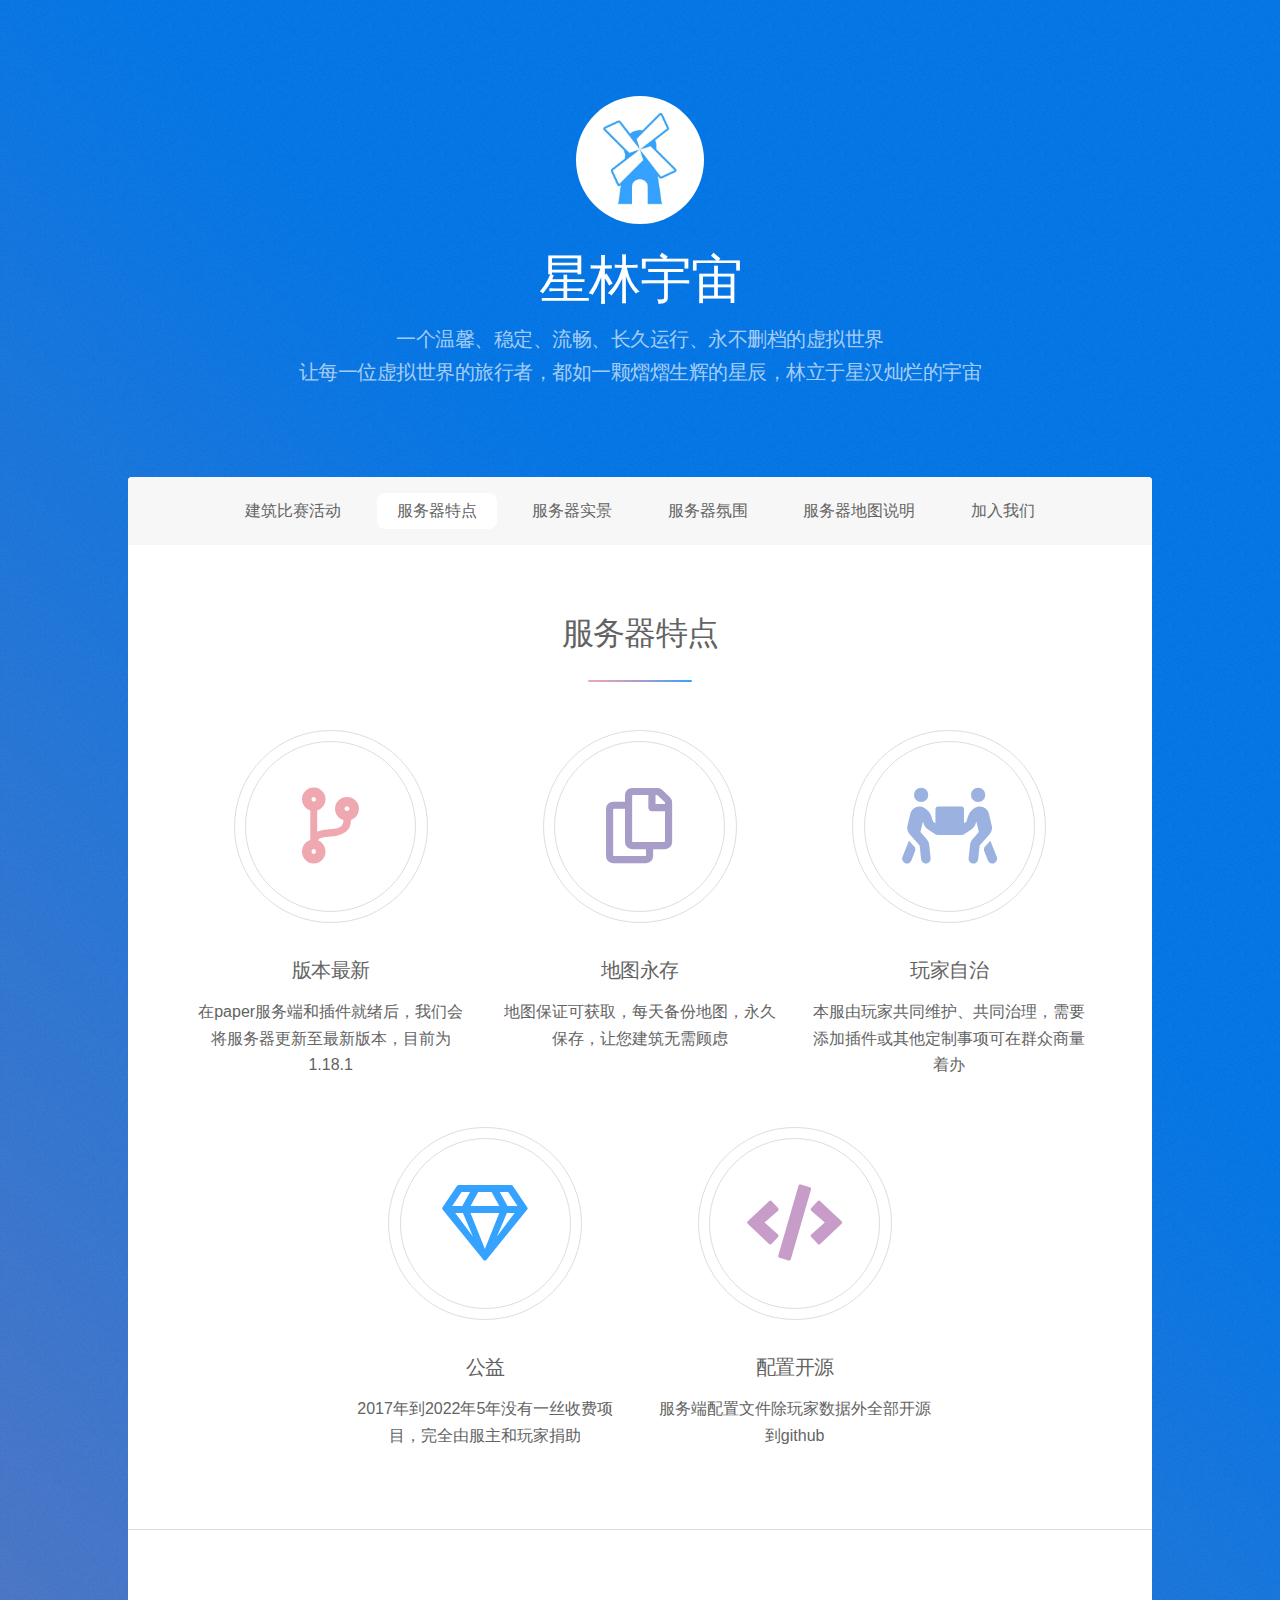
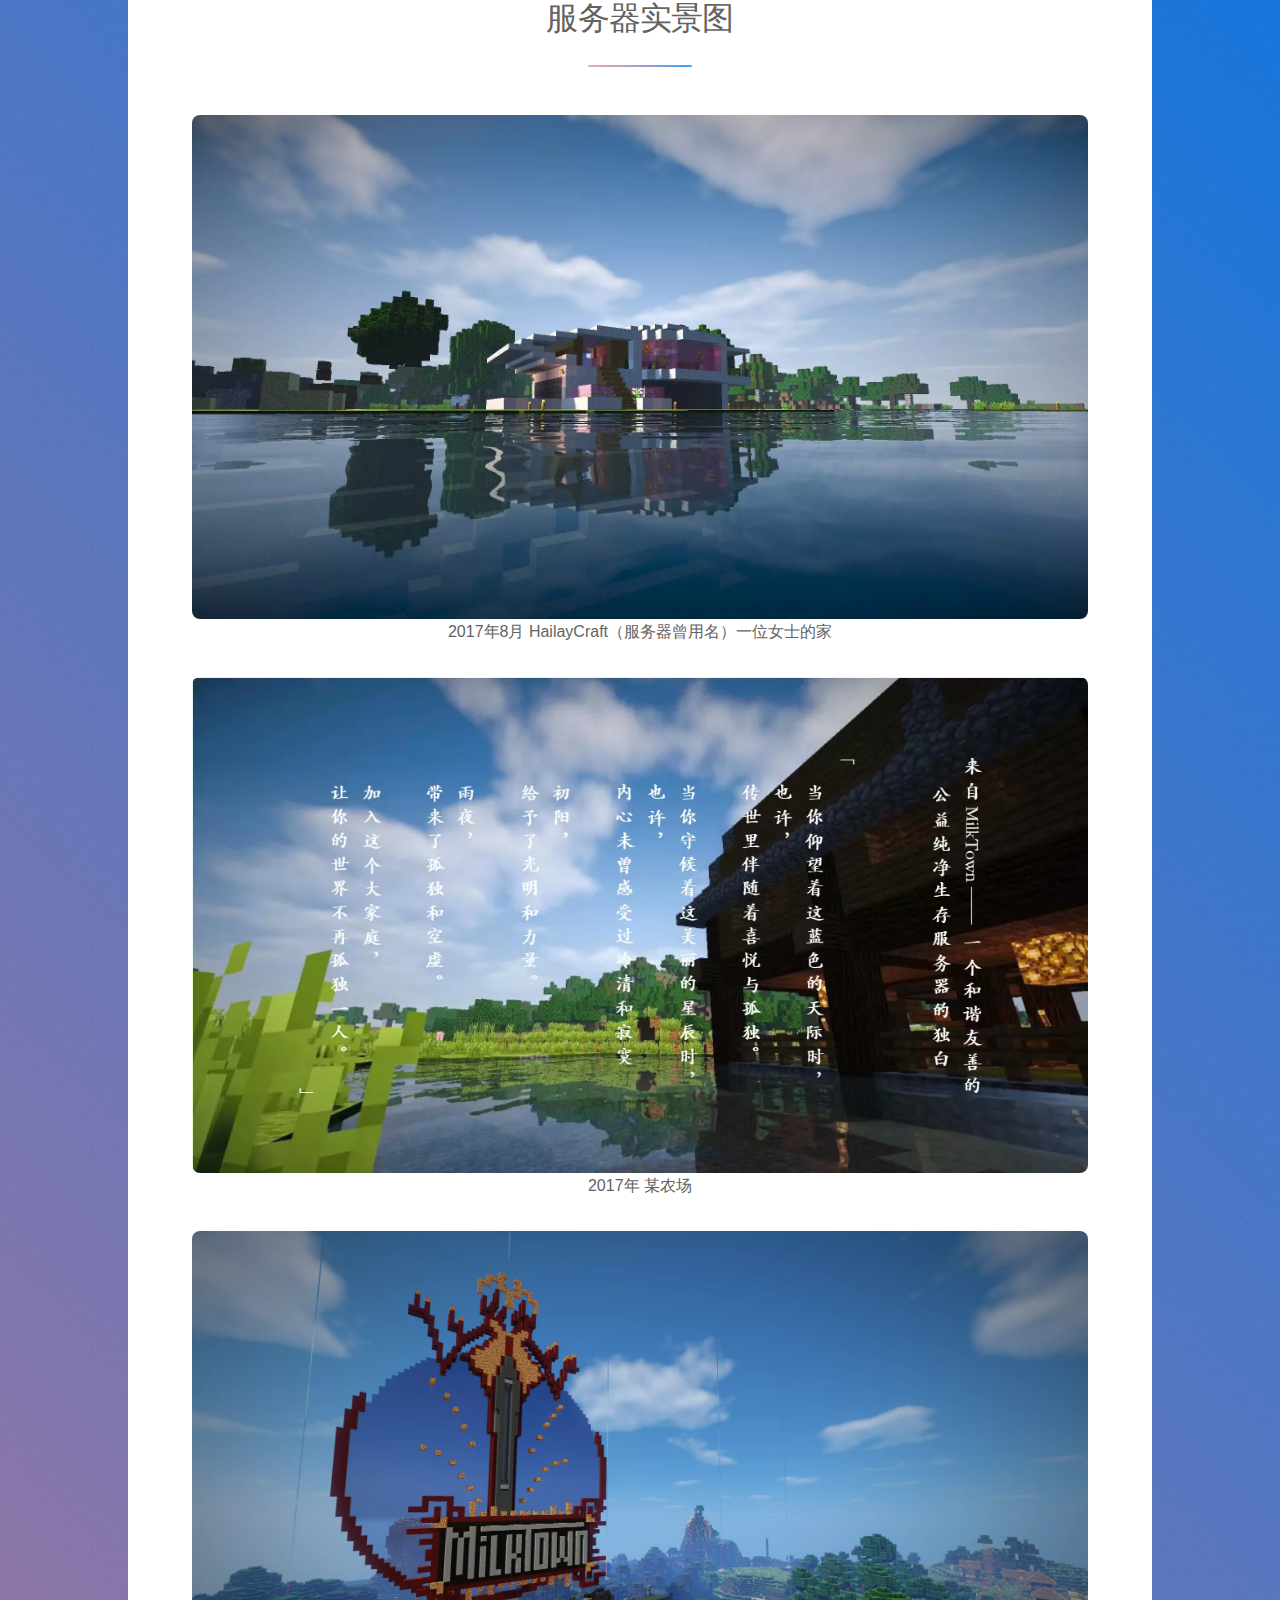
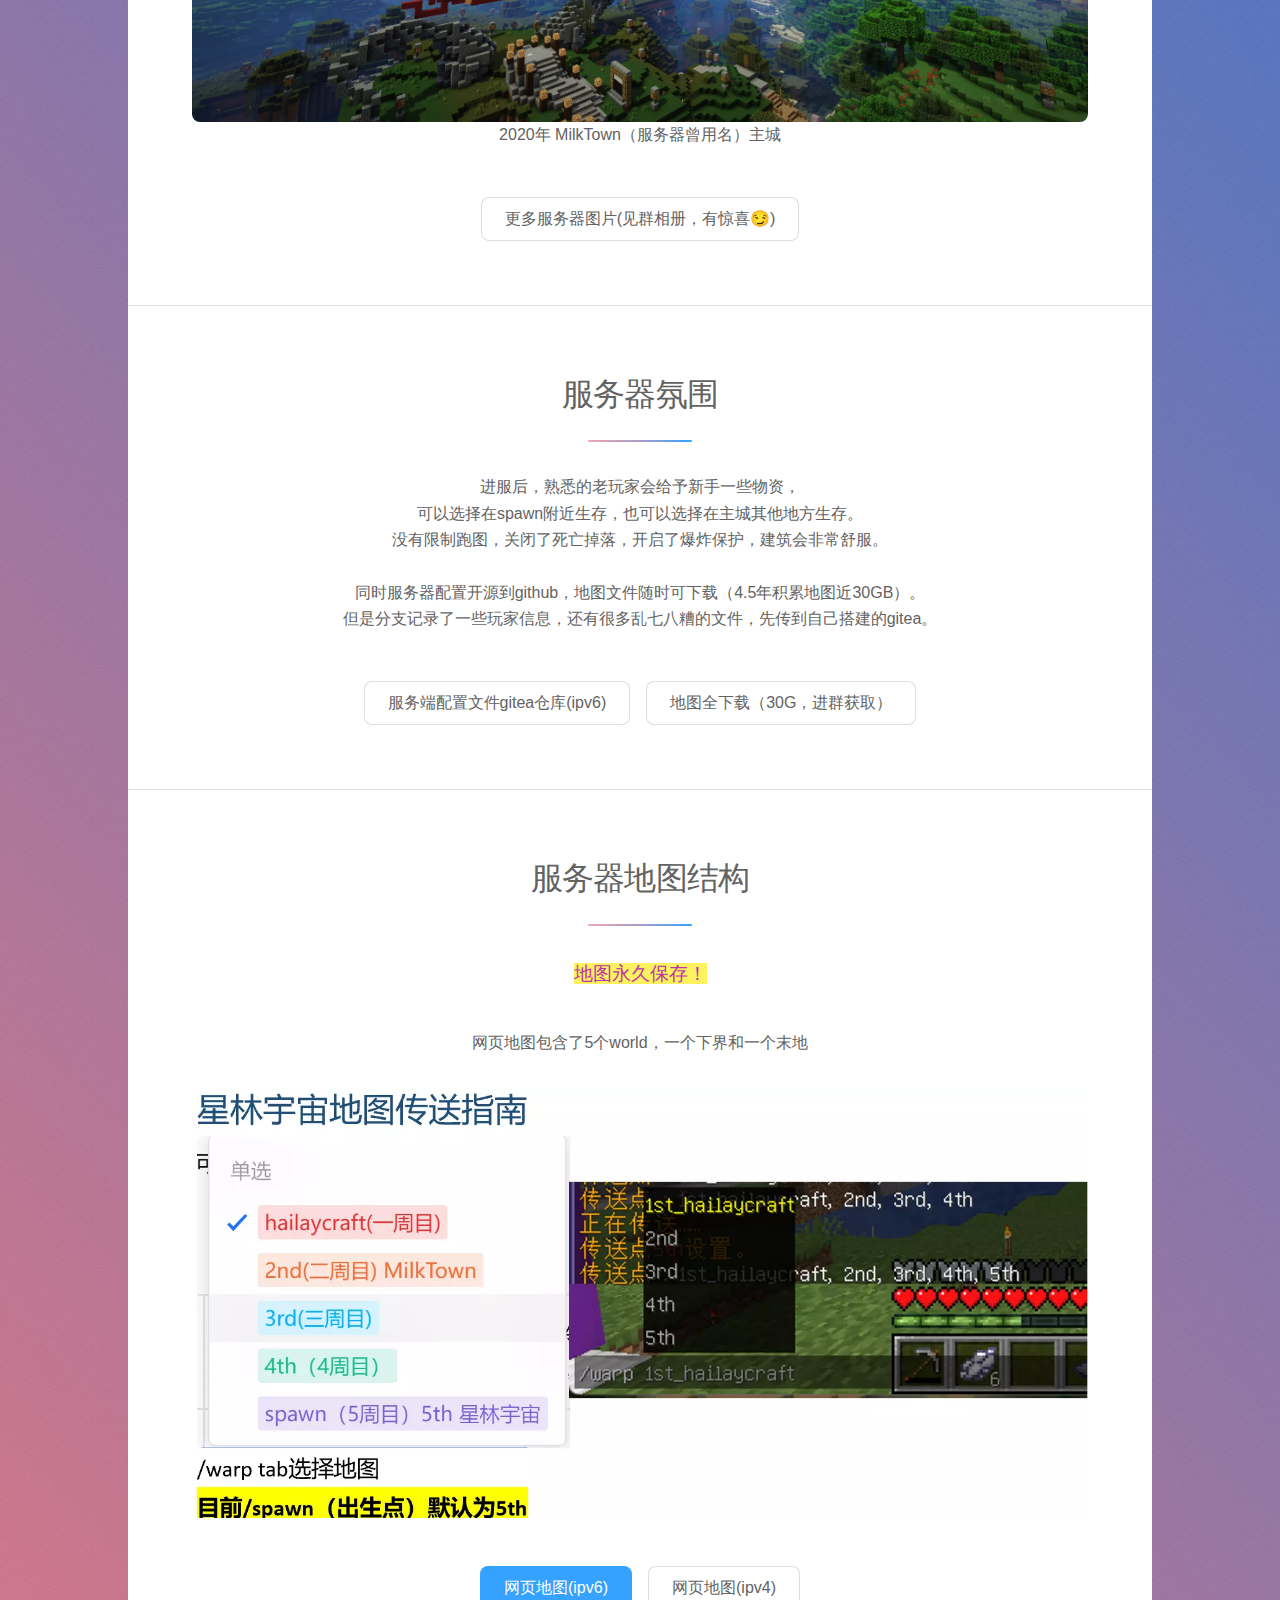
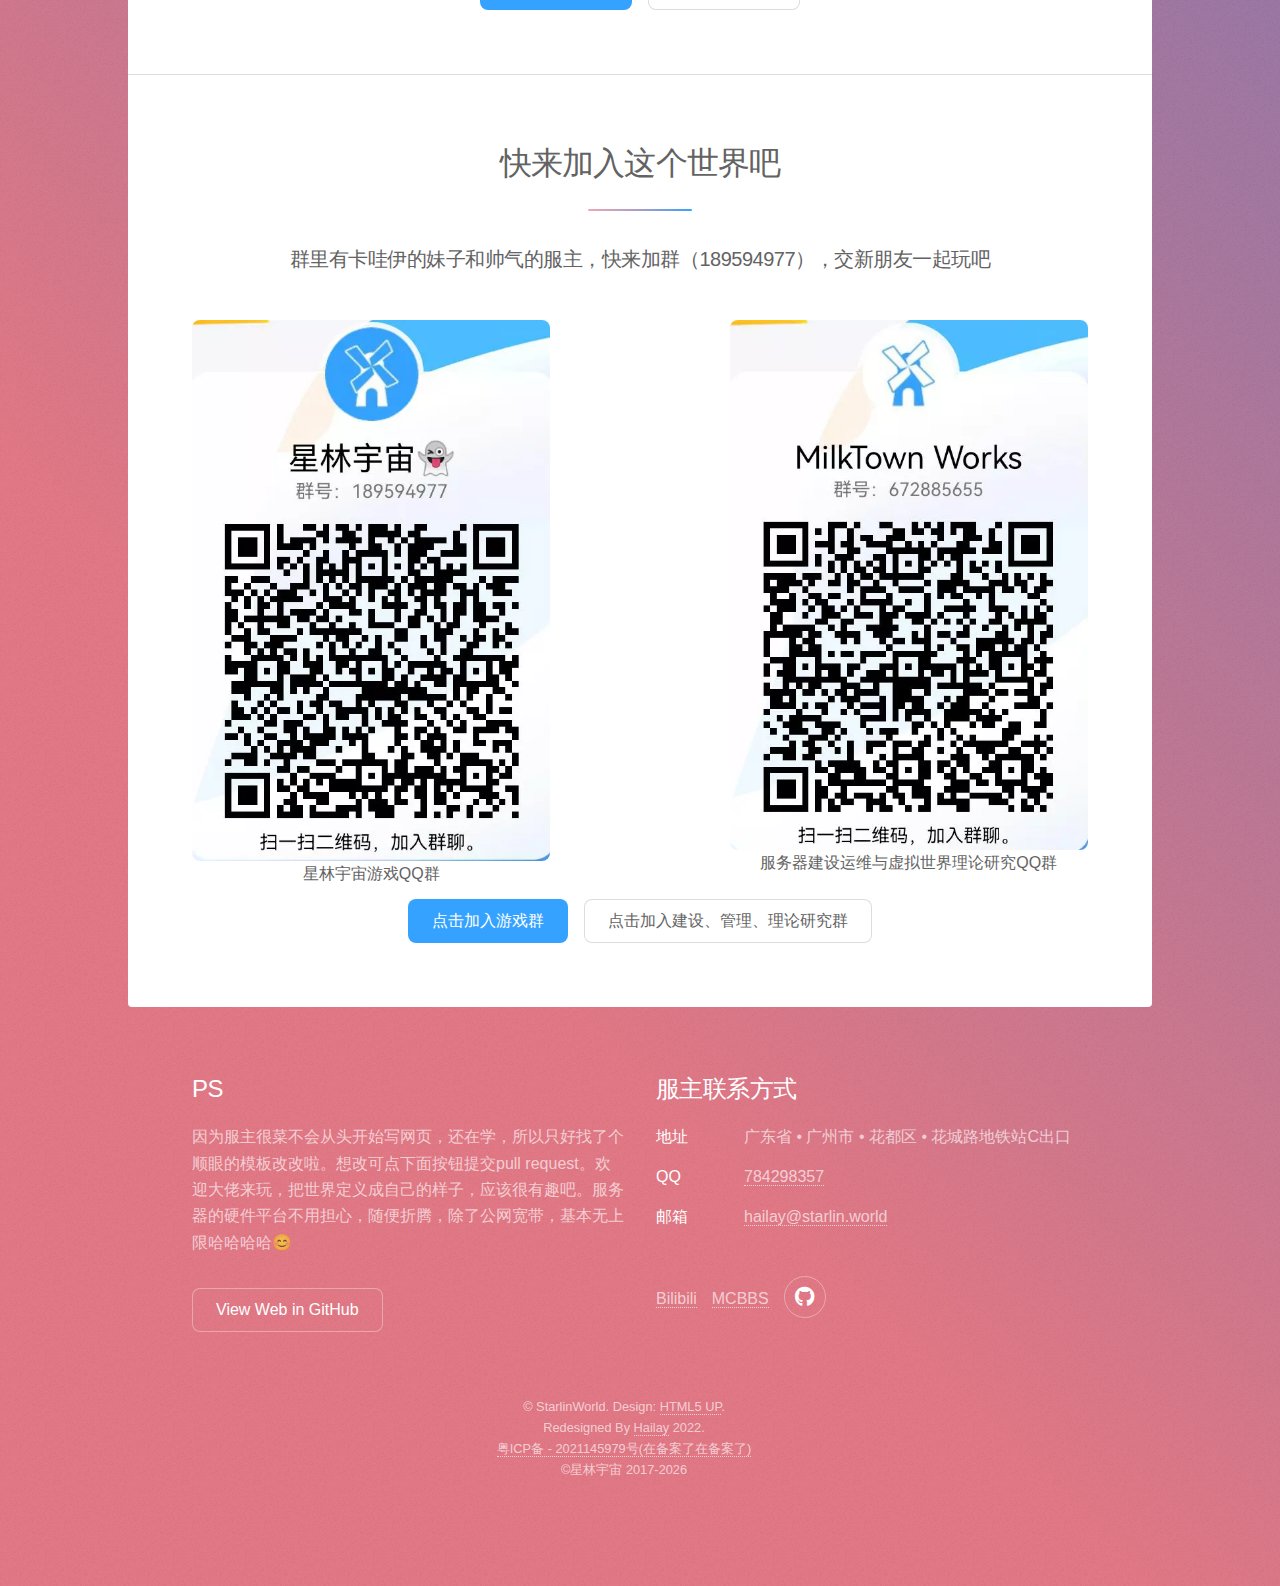
<file: index.html>
<!DOCTYPE HTML>
<!--
	Stellar by HTML5 UP
	html5up.net | @ajlkn
	Free for personal and commercial use under the CCA 3.0 license (html5up.net/license)

	Apply it in mc.starlin.world
	2022.1.10
	HailayLin(hailay@starlin.world)
	hailay.site

	# PS：
	* 要是大佬都看到这了…… 要不提点网页上的小建议？
	* https://github.com/starlinworld/web 网页源码
	* 群号 189594977
	* 我写得非常丑陋啊，请见谅QAQ
	
-->
<html>

<head>
	<title>星林宇宙 MC服务器</title>
	<meta charset="utf-8" />
	<meta name="viewport" content="width=device-width, initial-scale=1, user-scalable=no" />
	<!-- Cache -->
	<meta http-equiv="Cache-Control" content="max-age=43200" />
	<meta http-equiv="Pragma" content="no-cache" />
	<meta http-equiv="Expires" content="0" />
	<!-- CSS -->
	<link rel="stylesheet" href="assets/css/main.css" />
	<link rel="Shortcut Icon" href="./images/favicon.ico" type="image/x-icon" />
	<!-- <link href="https://cdn.bootcdn.net/ajax/libs/twitter-bootstrap/5.1.3/css/bootstrap-grid.css" rel="stylesheet"> -->
	<noscript>
		<link rel="stylesheet" href="assets/css/noscript.css" />
	</noscript>
</head>

<body class="is-preload">

	<!-- Wrapper -->
	<div id="wrapper">

		<!-- Header -->
		<header id="header" class="alt">
			<span class="logo"><img src="images/logo.jpg" alt="" /></span>
			<h1>星林宇宙</h1>
			<p>一个温馨、稳定、流畅、长久运行、永不删档的虚拟世界<br>
				让每一位虚拟世界的旅行者，都如一颗熠熠生辉的星辰，林立于星汉灿烂的宇宙
			</p>
		</header>

		<!-- Nav -->
		<nav id="nav">
			<ul>
				<li><a href="contest-2022-01.html">建筑比赛活动</a></li>
				<li><a href="#intro" class="active">服务器特点</a></li>
				<li><a href="#pictures">服务器实景</a></li>
				<li><a href="#more">服务器氛围</a></li>
				<li><a href="#maps">服务器地图说明</a></li>
				<li><a href="#cta">加入我们</a></li>
				<!-- TODO网页地图可以做成内嵌网页的 -->
			</ul>
		</nav>

		<!-- active -->
		<div id="main">

			<!-- Introduction -->
			<section id="intro" class="main special">
				<header class="major">
					<h2>服务器特点</h2>
				</header>
				<ul class="features">
					<li>
						<span class="icon solid major style1 fa-code-branch"></span>
						<h3>版本最新</h3>
						<p>在paper服务端和插件就绪后，我们会将服务器更新至最新版本，目前为1.18.1</p>
					</li>
					<li>
						<span class="icon major style3 fa-copy"></span>
						<h3>地图永存</h3>
						<p>地图保证可获取，每天备份地图，永久保存，让您建筑无需顾虑</p>
					</li>
					<li>
						<span class="icon major solid style4 fa-people-carry"></span>
						<h3>玩家自治</h3>
						<p>本服由玩家共同维护、共同治理，需要添加插件或其他定制事项可在群众商量着办</p>
					</li>
					<li>
						<span class="icon major style5 fa-gem"></span>
						<h3>公益</h3>
						<p>2017年到2022年5年没有一丝收费项目，完全由服主和玩家捐助</p>
					</li>
					<li>
						<span class="icon major solid style2 fa-code"></span>
						<h3>配置开源</h3>
						<p>服务端配置文件除玩家数据外全部开源到github</p>
					</li>
				</ul>
				<!-- <footer class="major">
					<ul class="actions special">
						<li><a href="generic.html" class="button">Learn More</a></li>
					</ul>
				</footer> -->

			</section>

			<!-- Pictures -->
			<section id="pictures" class="main special">
				<header class="major">
					<h2>服务器实景图</h2>
				</header>
				<span class="image main">
					<picture>
						<source type="image/webp" srcset="images/hm_house.webp">
						<source type="image/jpeg" srcset="images/hm_house.png">
						<img height="100%" src="images/hm_house.png" loading="lazy">
					</picture>2017年8月
					HailayCraft（服务器曾用名）一位女士的家
				</span>
				<span class="image main">
					<picture>
						<source type="image/webp" srcset="images/muchang.webp">
						<source type="image/jpeg" srcset="images/muchang.png">
						<img height="100%" src="images/muchang.png" loading="lazy">
					</picture>2017年 某农场
				</span>
				<span class="image main">
					<picture>
						<source type="image/webp" srcset="images/2020-01-24_17.25.25.webp">
						<source type="image/jpeg" srcset="images/2020-01-24_17.25.25.png">
						<img height="100%" src="images/2020-01-24_17.25.25.png" loading="lazy">
					</picture>2020年
					MilkTown（服务器曾用名）主城
				</span>
				<footer class="major">
					<ul class="actions special">
						<!-- TODO服务器图片，需要更多光影截图，HailayCraft的主城和MilkTown的一些好建筑都没拍的到，得喊1025-->
						<li><a href="#cta" class="button">更多服务器图片(见群相册，有惊喜😏)</a></li>
					</ul>
				</footer>
			</section>

			<!-- More About Server -->
			<section id="more" class="main special">
				<div class="spotlight">
					<div class="content">
						<header class="major">
							<h2>服务器氛围</h2>
						</header>
						<p>进服后，熟悉的老玩家会给予新手一些物资，<br>可以选择在spawn附近生存，也可以选择在主城其他地方生存。<br>
							没有限制跑图，关闭了死亡掉落，开启了爆炸保护，建筑会非常舒服。<br><br>
							同时服务器配置开源到github，地图文件随时可下载（4.5年积累地图近30GB）。<br>
							但是分支记录了一些玩家信息，还有很多乱七八糟的文件，先传到自己搭建的gitea。</p>
					</div>
				</div>
				<footer class="major">
					<ul class="actions special">
						<li><a target="_blank" href="http://git.starlin.world:3000/Hailay/mc"
								class="button">服务端配置文件gitea仓库(ipv6)</a></li>
						<li><a href="#cta" class="button">地图全下载（30G，进群获取）</a></li>
					</ul>
				</footer>
			</section>

			<!-- worlds intro -->
			<section id="maps" class="main special">
				<div class="spotlight">
					<div class="content">
						<header class="major">
							<h2>服务器地图结构</h2>
							<mark>地图永久保存！</mark></p>
							<!-- 加一个重要的css……bootstrap有,但用的时候发现这个主题自己定义了一个  -->
							<!-- TODOPS：css选择器不太懂 -->
						</header>
						<p>网页地图包含了5个world，一个下界和一个末地</p>
					</div>
				</div>
				<span class="image main">
					<picture>
						<source type="image/webp" srcset="images/world_warps.webp">
						<source type="image/jpeg" srcset="images/world_warps.png">
						<img height="100%" src="images/world_warps.png" loading="lazy">
					</picture>
				</span>
				<footer class="major">
					<ul class="actions special">
						<li><a class="button primary" target="_blank"
								href="http://ipv6.starlin.world:8123">网页地图(ipv6)</a></li>
						<li><a class="button" target="_blank" href="http://starlin.world:8123">网页地图(ipv4)</a></li>
					</ul>
				</footer>
			</section>

			<!-- Get Started -->
			<section id="cta" class="main special">
				<header class="major">
					<h2>快来加入这个世界吧</h2>
					<p>群里有卡哇伊的妹子和帅气的服主，快来加群（189594977），交新朋友一起玩吧</p>
					<span class="image left">
						<picture>
							<source type="image/webp" srcset="images/starlinworld_qq_group.webp">
							<source type="image/jpeg" srcset="images/starlinworld_qq_group.png">
							<img height="100%" src="images/starlinworld_qq_group.png" loading="lazy">
						</picture>星林宇宙游戏QQ群
					</span>
					<span class="image right">
						<picture>
							<source type="image/webp" srcset="images/milktown_works.webp">
							<source type="image/jpeg" srcset="images/milktown_works.png">
							<img height="100%" src="images/milktown_works.png" loading="lazy">
						</picture>服务器建设运维与虚拟世界理论研究QQ群
					</span>
				</header>
				<footer class="major">
					<ul class="actions special">
						<li><a target="_blank" href="https://jq.qq.com/?_wv=1027&k=1DsWS4Ls"
								class="button primary left">点击加入游戏群</a></li>
						<li><a target="_blank" href="https://jq.qq.com/?_wv=1027&k=EecCR3Zf"
								class="button">点击加入建设、管理、理论研究群</a></li>
						<!-- <li><a href="generic.html" class="button">下载客户端</a></li> -->
						<!-- BUG客户端可以自己配置……纯净服有必要再去定制一个客户端吗 -->
					</ul>
				</footer>
			</section>

		</div>

		<!-- Footer -->
		<footer id="footer">
			<section>
				<h2>PS</h2>
				<p>因为服主很菜不会从头开始写网页，还在学，所以只好找了个顺眼的模板改改啦。想改可点下面按钮提交pull
					request。欢迎大佬来玩，把世界定义成自己的样子，应该很有趣吧。服务器的硬件平台不用担心，随便折腾，除了公网宽带，基本无上限哈哈哈哈😊</p>
				<ul class="actions">
					<li><a target="_blank" href="https://github.com/starlinworld/web" class="button">View Web in
							GitHub</a></li>
				</ul>
			</section>
			<section>
				<h2>服主联系方式</h2>
				<dl class="alt">
					<dt>地址</dt>
					<dd>广东省 &bull; 广州市 &bull; 花都区 &bull; 花城路地铁站C出口</dd>
					<dt>QQ</dt>
					<dd><a target="_blank" href="tencent://message/?uin=784298357&Site=&Menu=yes">784298357</dd>
					<dt>邮箱</dt>
					<dd><a target="_blank" href="mailto:hailay@starlin.world">hailay@starlin.world</a></dd>
				</dl>
				<ul class="icons">
					<li><a target="_blank" href="https://space.bilibili.com/178184777"><span
								class="label">Bilibili</span></a></li>
					<li><a target="_blank" href="https://www.mcbbs.net/?1383503"><span class="label">MCBBS</span></a>
					</li>
					<li><a target="_blank" href="https://github.com/hailaylin/" class="icon brands fa-github alt"><span
								class="label">GitHub</span></a></li>
				</ul>
			</section>
			<p class="copyright">&copy; StarlinWorld. Design: <a target="_blank" href="https://html5up.net">HTML5
					UP</a>.<br>
				Redesigned By <a target="_blank" href="http://hailay.site">Hailay</a> 2022.<br>
				<a target="_blank" href="https://beian.miit.gov.cn/">粤ICP备 - 2021145979号(在备案了在备案了)</a><br>
				&copy;星林宇宙 2017-<span id="nowDate">.
			</p>
		</footer>
		<script type="text/javascript">
			function nowTime() {
				var today = new Date();
				var yyyy = today.getFullYear();
				document.getElementById('nowDate').innerHTML = yyyy;
			}
		</script>

	</div>

	<!-- Scripts -->
	<script src="assets/js/jquery.min.js"></script>
	<script src="assets/js/jquery.scrollex.min.js"></script>
	<script src="assets/js/jquery.scrolly.min.js"></script>
	<script src="assets/js/browser.min.js"></script>
	<script src="assets/js/breakpoints.min.js"></script>
	<script src="assets/js/util.js"></script>
	<script src="assets/js/main.js"></script>
	
</body>

<script>
	setInterval(nowTime, 1000);
</script>

</html>
</file>
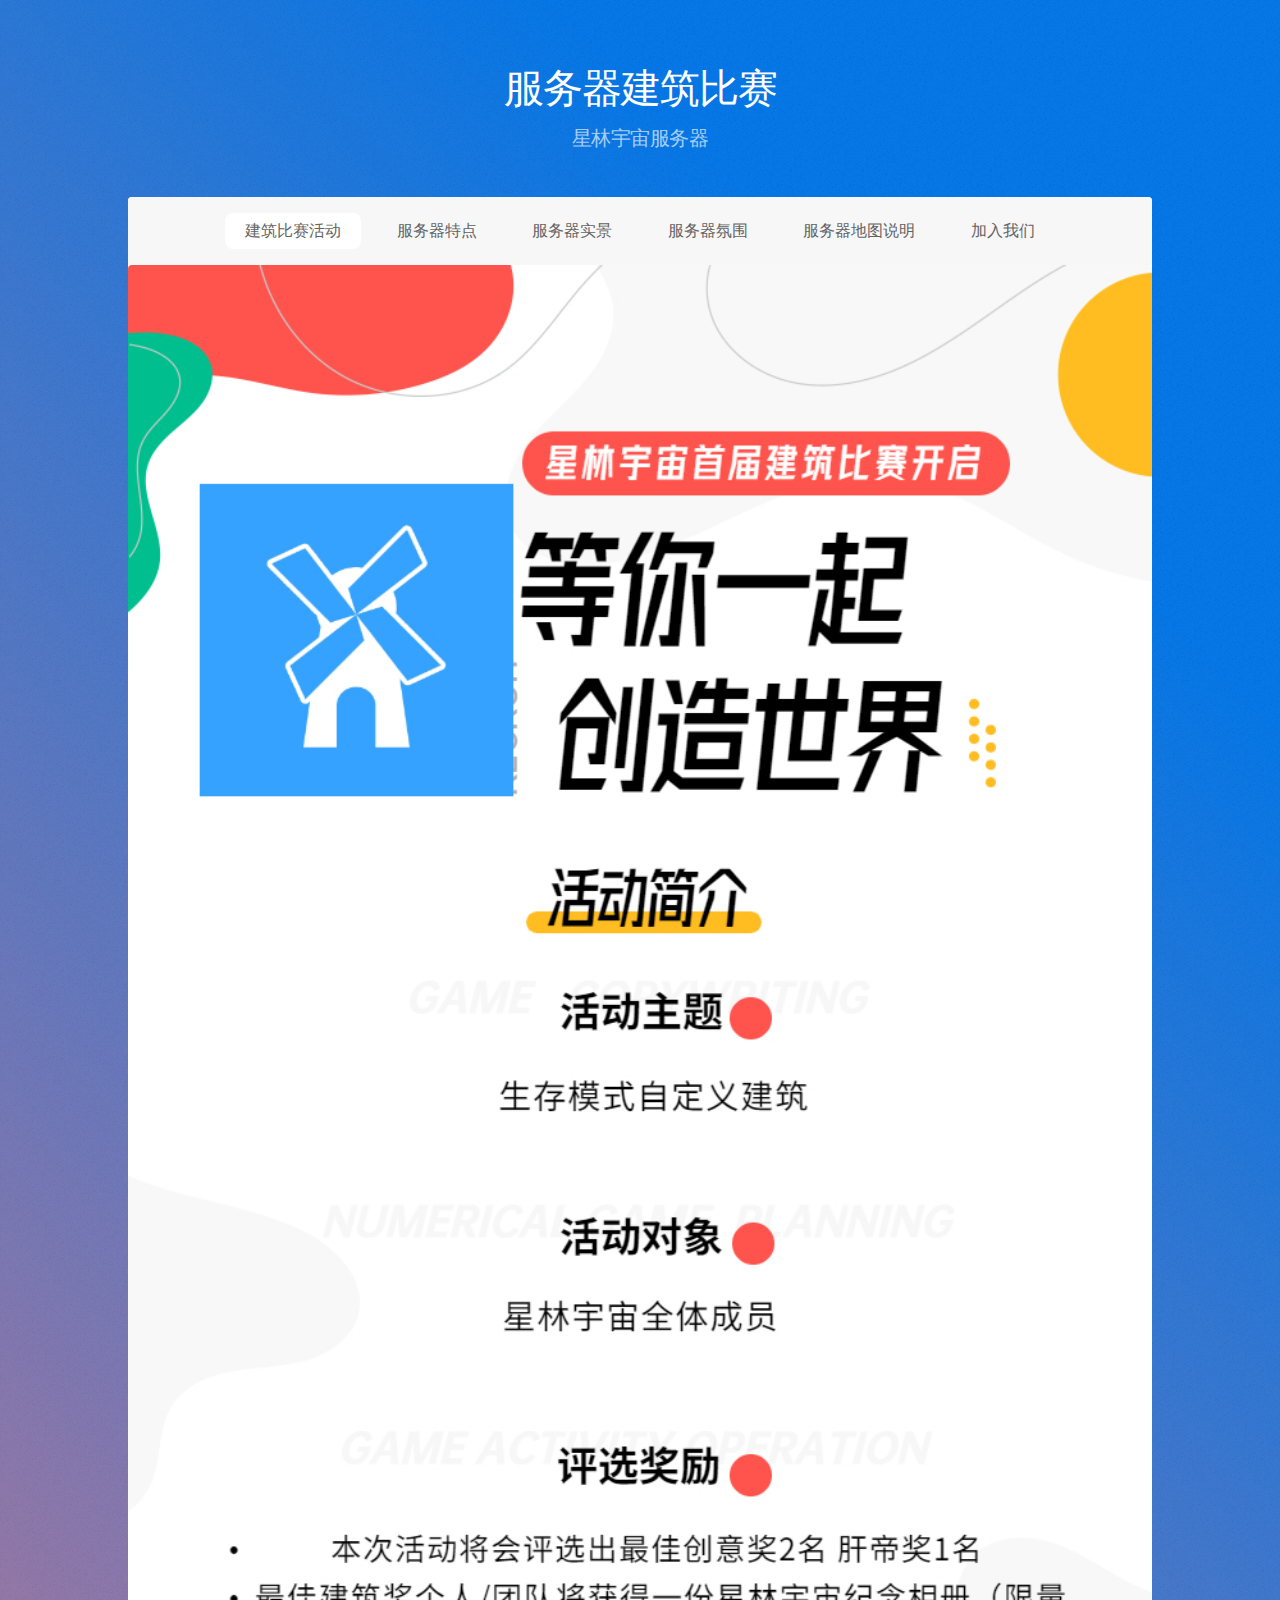
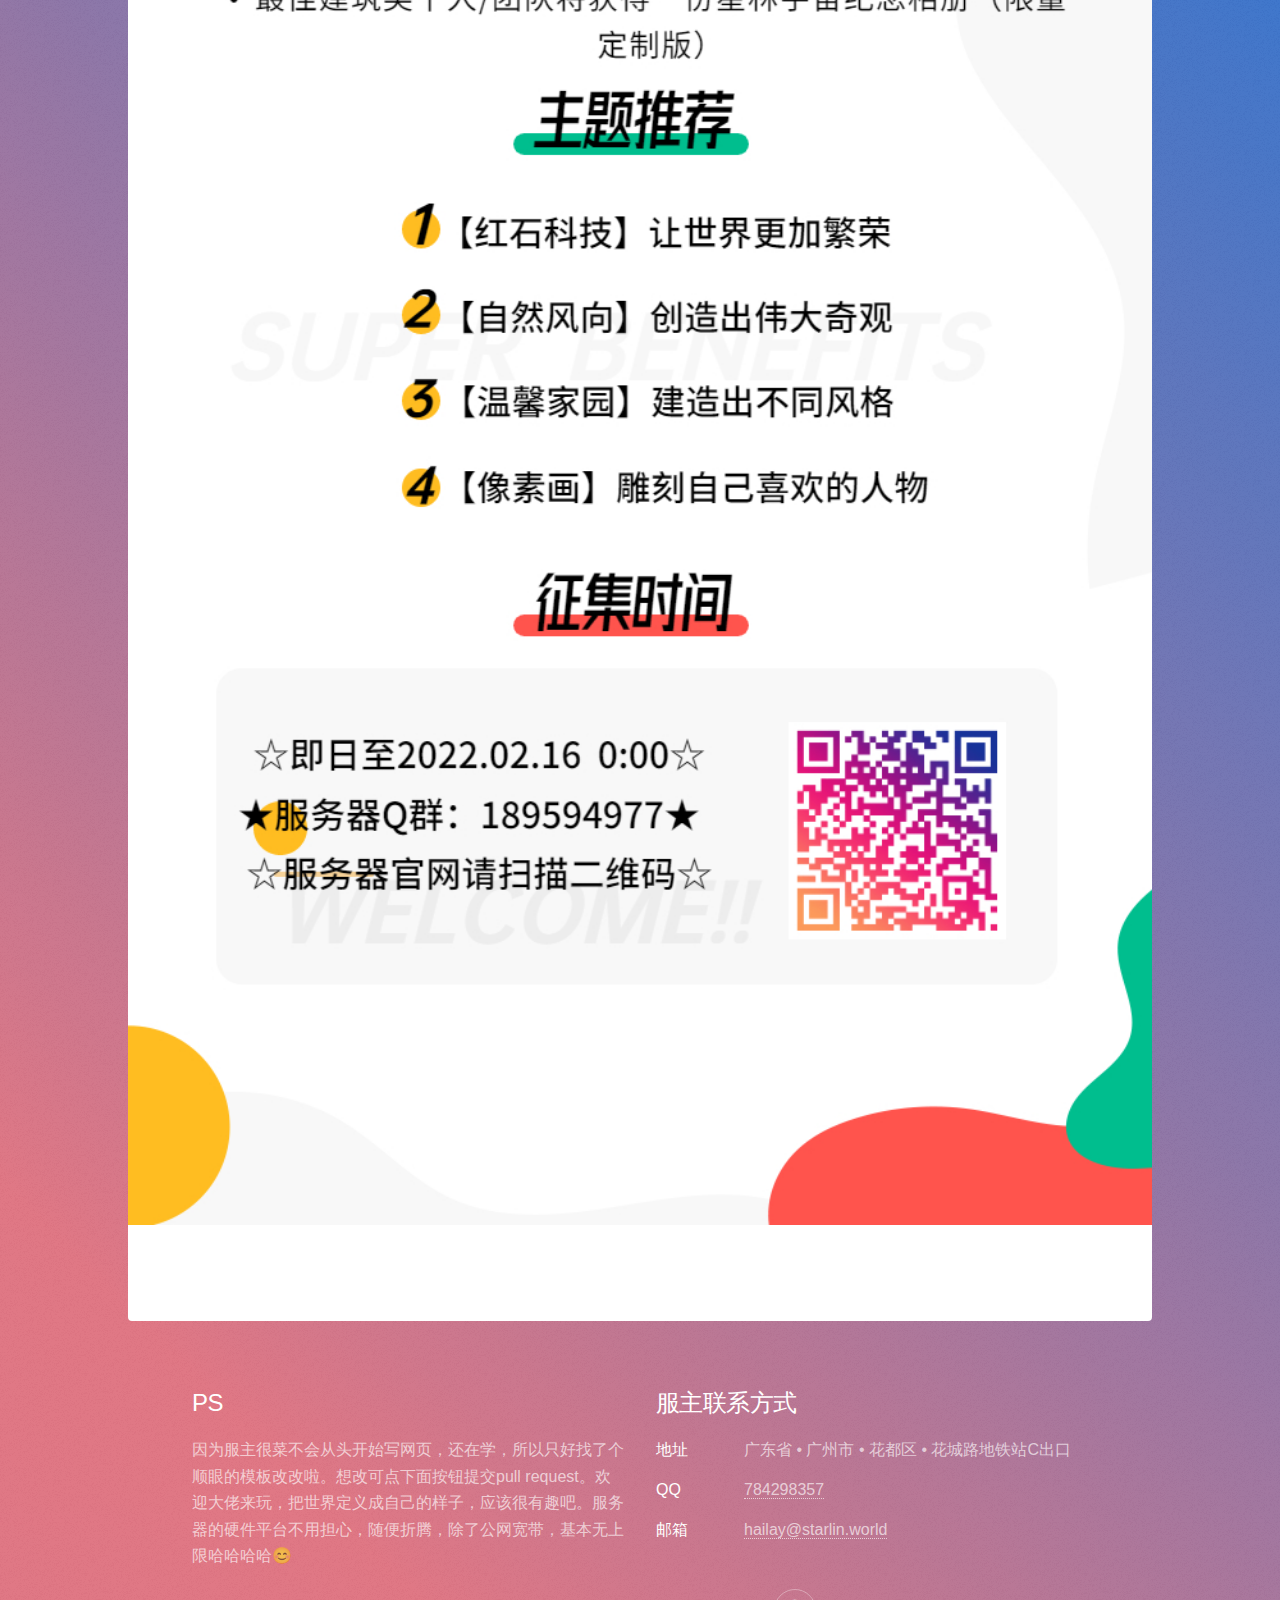
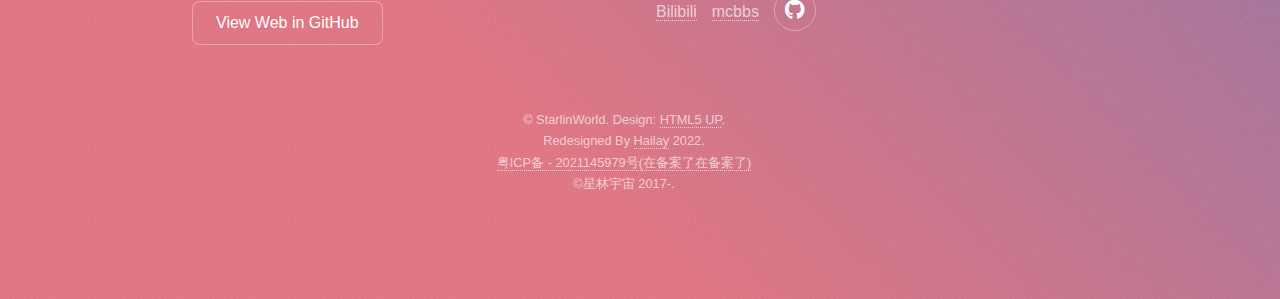
<file: contest-2022-01.html>
<!DOCTYPE HTML>
<!--
	Stellar by HTML5 UP
	html5up.net | @ajlkn
	Free for personal and commercial use under the CCA 3.0 license (html5up.net/license)
    
	Apply it in mc.starlin.world
	2022.1.10
	HailayLin(hailay@starlin.world)
	hailay.site

	# PS：
	* 要是大佬都看到这了…… 要不提点网页上的小建议？
	* https://github.com/starlinworld/web 网页源码
	* 群号 189594977
	* 我写得非常丑陋啊，请见谅QAQ
	
-->
<html>

<head>
	<title>星林宇宙 MC服务器 - 服务器建筑比赛</title>
	<meta charset="utf-8" />
	<meta name="viewport" content="width=device-width, initial-scale=1, user-scalable=no" />
	<!-- Cache -->
	<meta http-equiv="Cache-Control" content="max-age=43200" />
	<meta http-equiv="Pragma" content="no-cache" />
	<meta http-equiv="Expires" content="0" />
	<!-- CSS -->
	<link rel="stylesheet" href="assets/css/main.css" />
	<link rel="Shortcut Icon" href="./images/favicon.ico" type="image/x-icon" />
	<!-- <link href="https://cdn.bootcdn.net/ajax/libs/twitter-bootstrap/5.1.3/css/bootstrap-grid.css" rel="stylesheet"> -->
	<noscript>
		<link rel="stylesheet" href="assets/css/noscript.css" />
	</noscript>
</head>

<body class="is-preload">

	<!-- Wrapper -->
	<div id="wrapper">

		<!-- Header -->
		<header id="header">
			<h1>服务器建筑比赛</h1>
			<p>星林宇宙服务器</p>
		</header>

		<!-- Nav -->
		<nav id="nav">
			<ul>
				<li><a href="contest-2022-01.html" class="active">建筑比赛活动</a></li>
				<li><a href="index.html#intro">服务器特点</a></li>
				<li><a href="index.html#pictures">服务器实景</a></li>
				<li><a href="index.html#more">服务器氛围</a></li>
				<li><a href="index.html#maps">服务器地图说明</a></li>
				<li><a href="index.html#cta">加入我们</a></li>
				<!-- TODO网页地图可以做成内嵌网页的 -->
			</ul>
		</nav>

		<!-- Main -->
		<div id="main">
			<section id="active" class="main special">
				<span class="image main"><img src="images/building_compertition.jpg" alt="" /></span>
			</section>
		</div>

		<!-- Footer -->
		<footer id="footer">
			<section>
				<h2>PS</h2>
				<p>因为服主很菜不会从头开始写网页，还在学，所以只好找了个顺眼的模板改改啦。想改可点下面按钮提交pull
					request。欢迎大佬来玩，把世界定义成自己的样子，应该很有趣吧。服务器的硬件平台不用担心，随便折腾，除了公网宽带，基本无上限哈哈哈哈😊</p>
				<ul class="actions">
					<li><a target="_blank" href="https://github.com/starlinworld/web" class="button">View Web in
							GitHub</a></li>
				</ul>
			</section>
			<section>
				<h2>服主联系方式</h2>
				<dl class="alt">
					<dt>地址</dt>
					<dd>广东省 &bull; 广州市 &bull; 花都区 &bull; 花城路地铁站C出口</dd>
					<dt>QQ</dt>
					<dd><a target="_blank" href="tencent://message/?uin=784298357&Site=&Menu=yes">784298357</dd>
					<dt>邮箱</dt>
					<dd><a target="_blank" href="mailto:hailay@starlin.world">hailay@starlin.world</a></dd>
				</dl>
				<ul class="icons">
					<li><a target="_blank" href="https://space.bilibili.com/178184777"><span
								class="label">Bilibili</span></a></li>
					<li><a target="_blank" href="https://www.mcbbs.net/?1383503"><span class="label">mcbbs</span></a>
					</li>
					<li><a target="_blank" href="https://github.com/hailaylin/" class="icon brands fa-github alt"><span
								class="label">GitHub</span></a></li>
				</ul>
			</section>
			<p class="copyright">&copy; StarlinWorld. Design: <a target="_blank" href="https://html5up.net">HTML5
					UP</a>.<br>
				Redesigned By <a target="_blank" href="http://hailay.site">Hailay</a> 2022.<br>
				<a target="_blank" href="https://beian.miit.gov.cn/">粤ICP备 - 2021145979号(在备案了在备案了)</a><br>
				&copy;星林宇宙 2017-<span id="nowDate">.
			</p>
		</footer>
		<script type="text/javascript">
			function nowTime() {
				var today = new Date();
				var yyyy = today.getFullYear();
				document.getElementById('nowDate').innerHTML = yyyy;
			}
		</script>

	</div>

	<!-- Scripts -->
	<script src="assets/js/jquery.min.js"></script>
	<script src="assets/js/jquery.scrollex.min.js"></script>
	<script src="assets/js/jquery.scrolly.min.js"></script>
	<script src="assets/js/browser.min.js"></script>
	<script src="assets/js/breakpoints.min.js"></script>
	<script src="assets/js/util.js"></script>
	<script src="assets/js/main.js"></script>

</body>

<script>
	setInterval(nowTime, 1000);
</script>

</html>
</file>
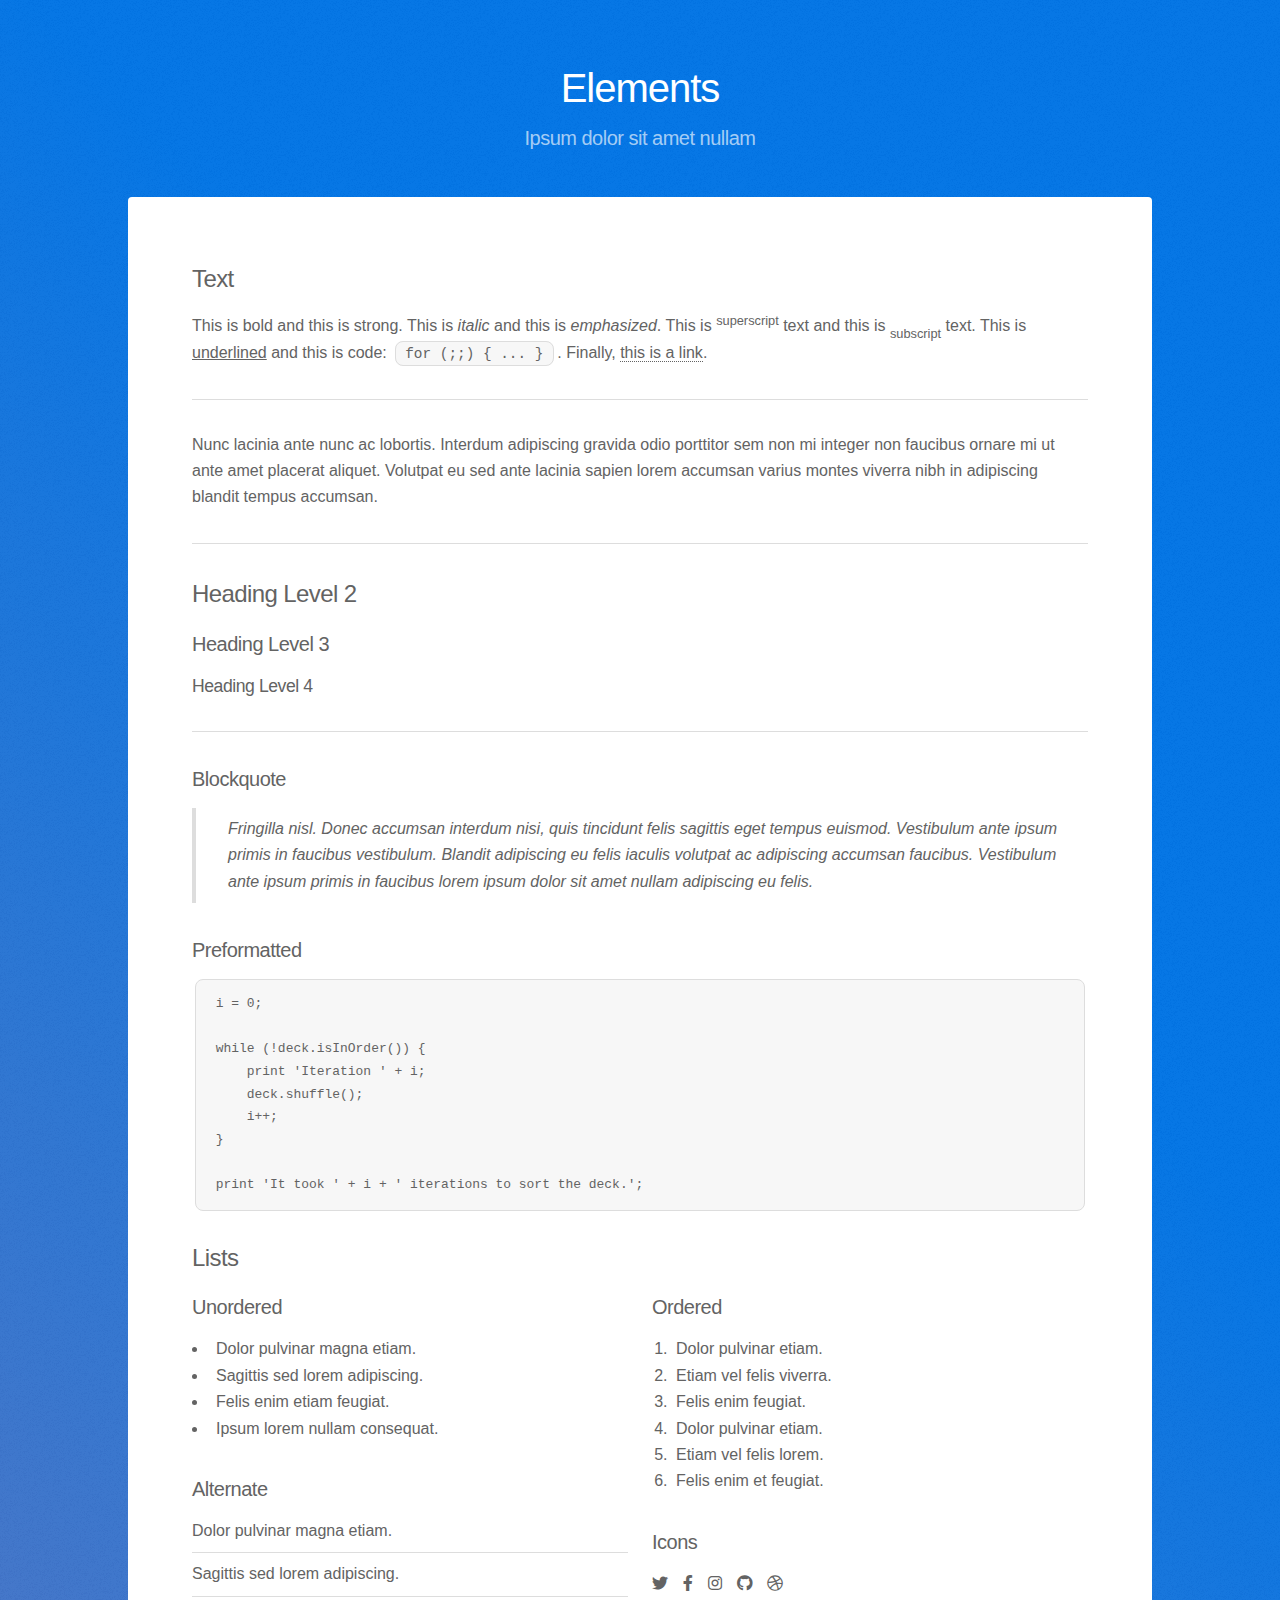
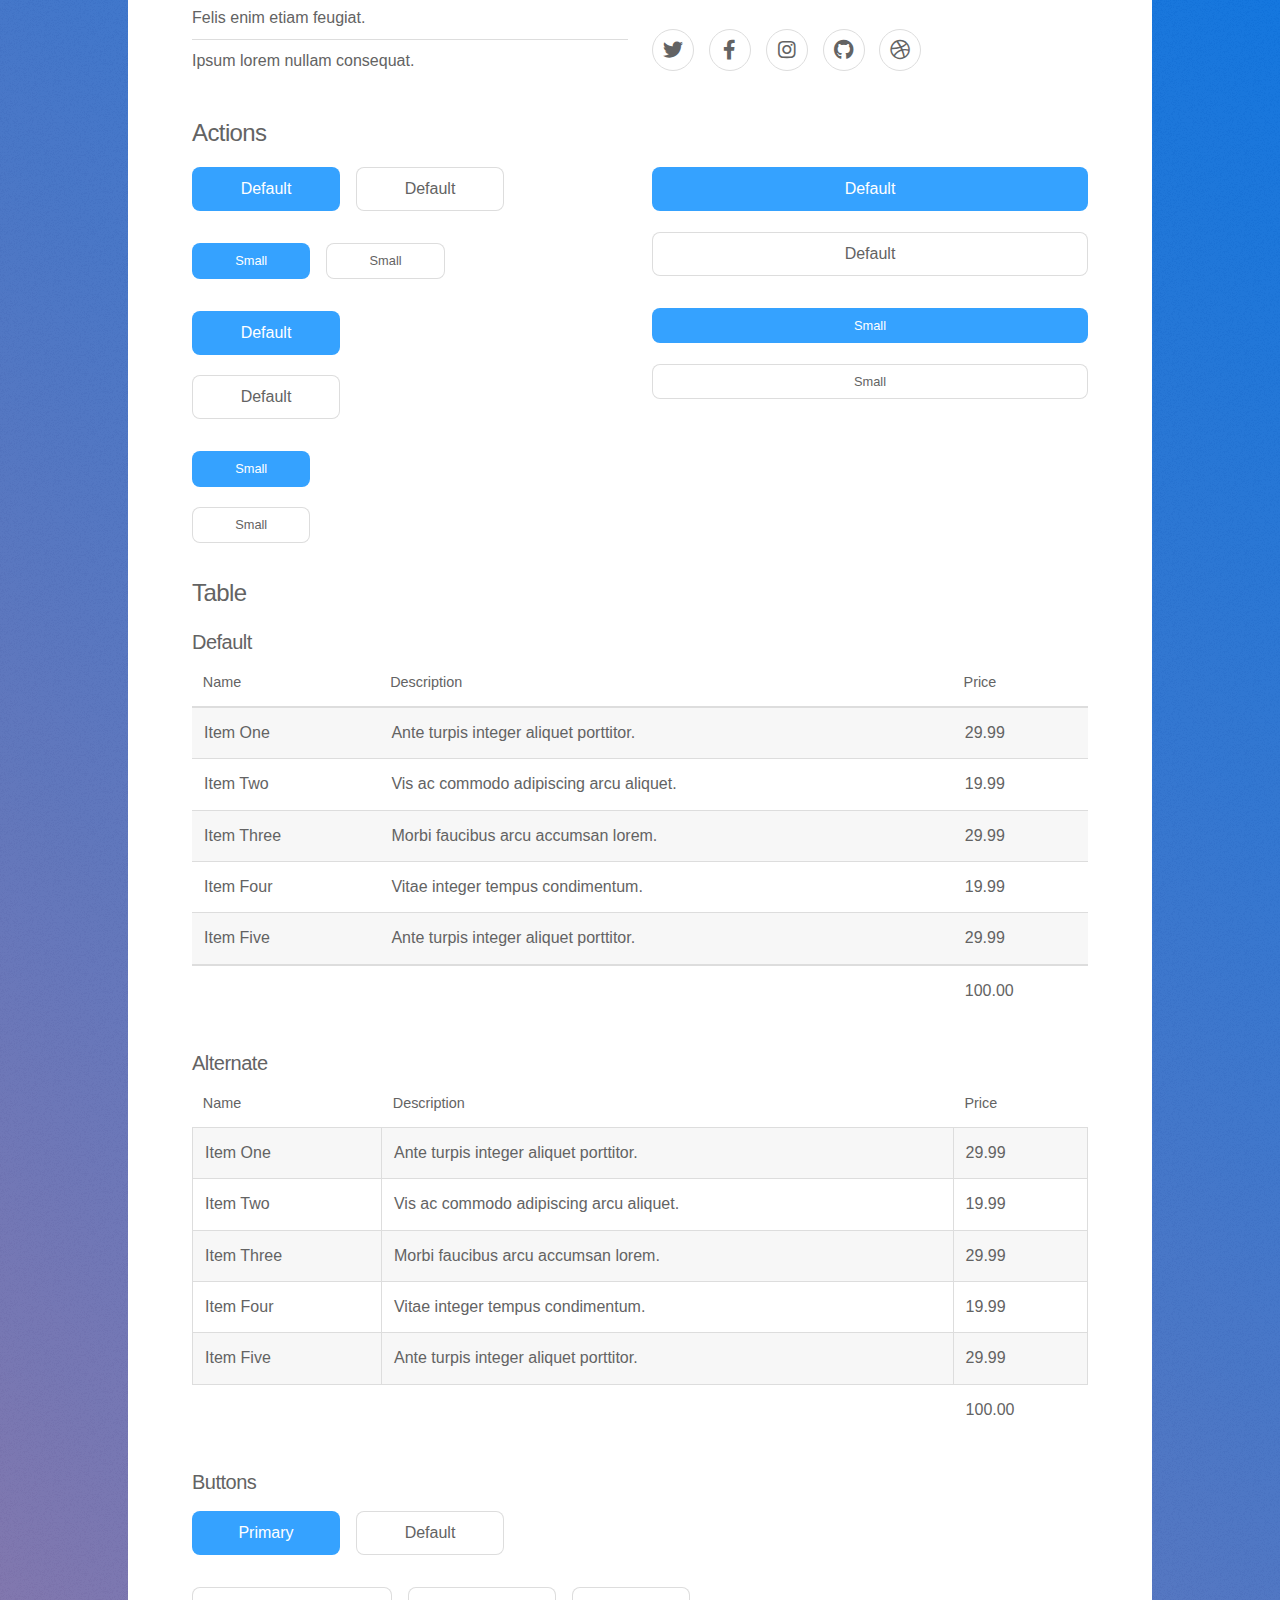
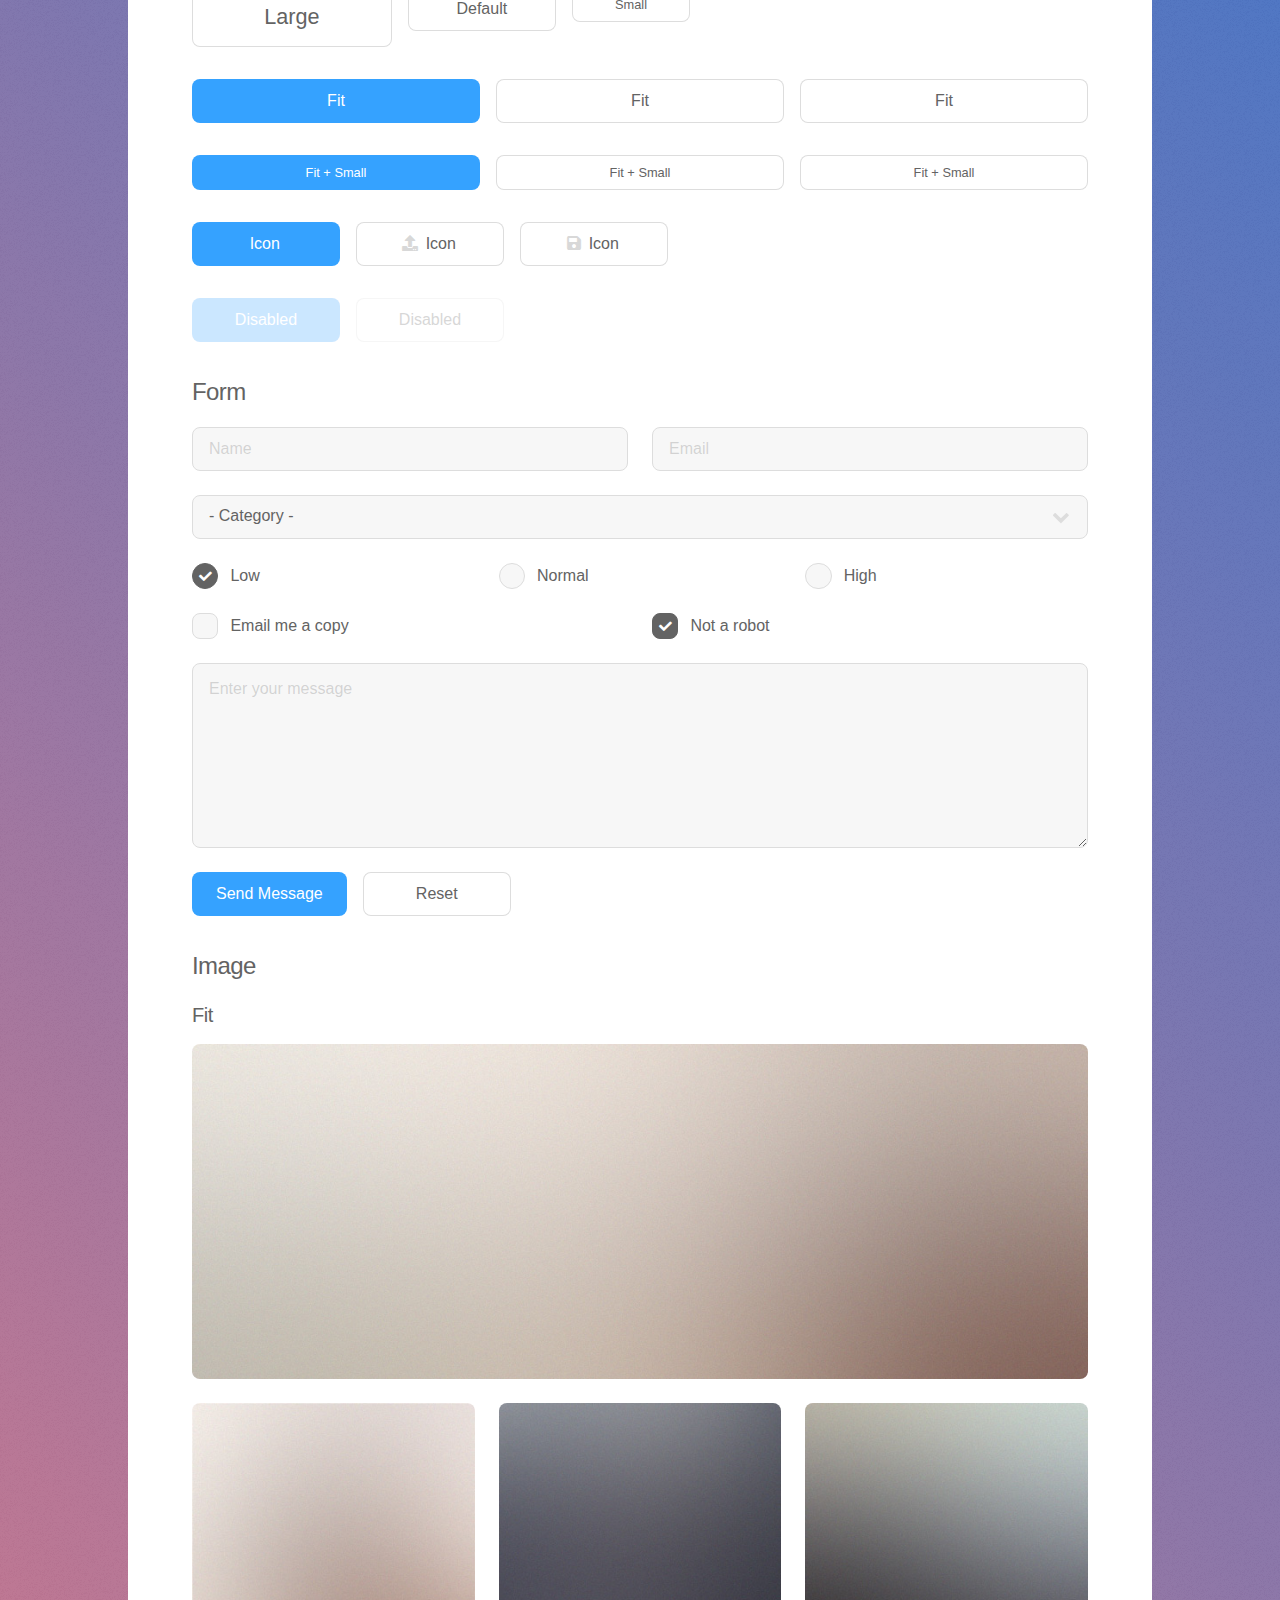
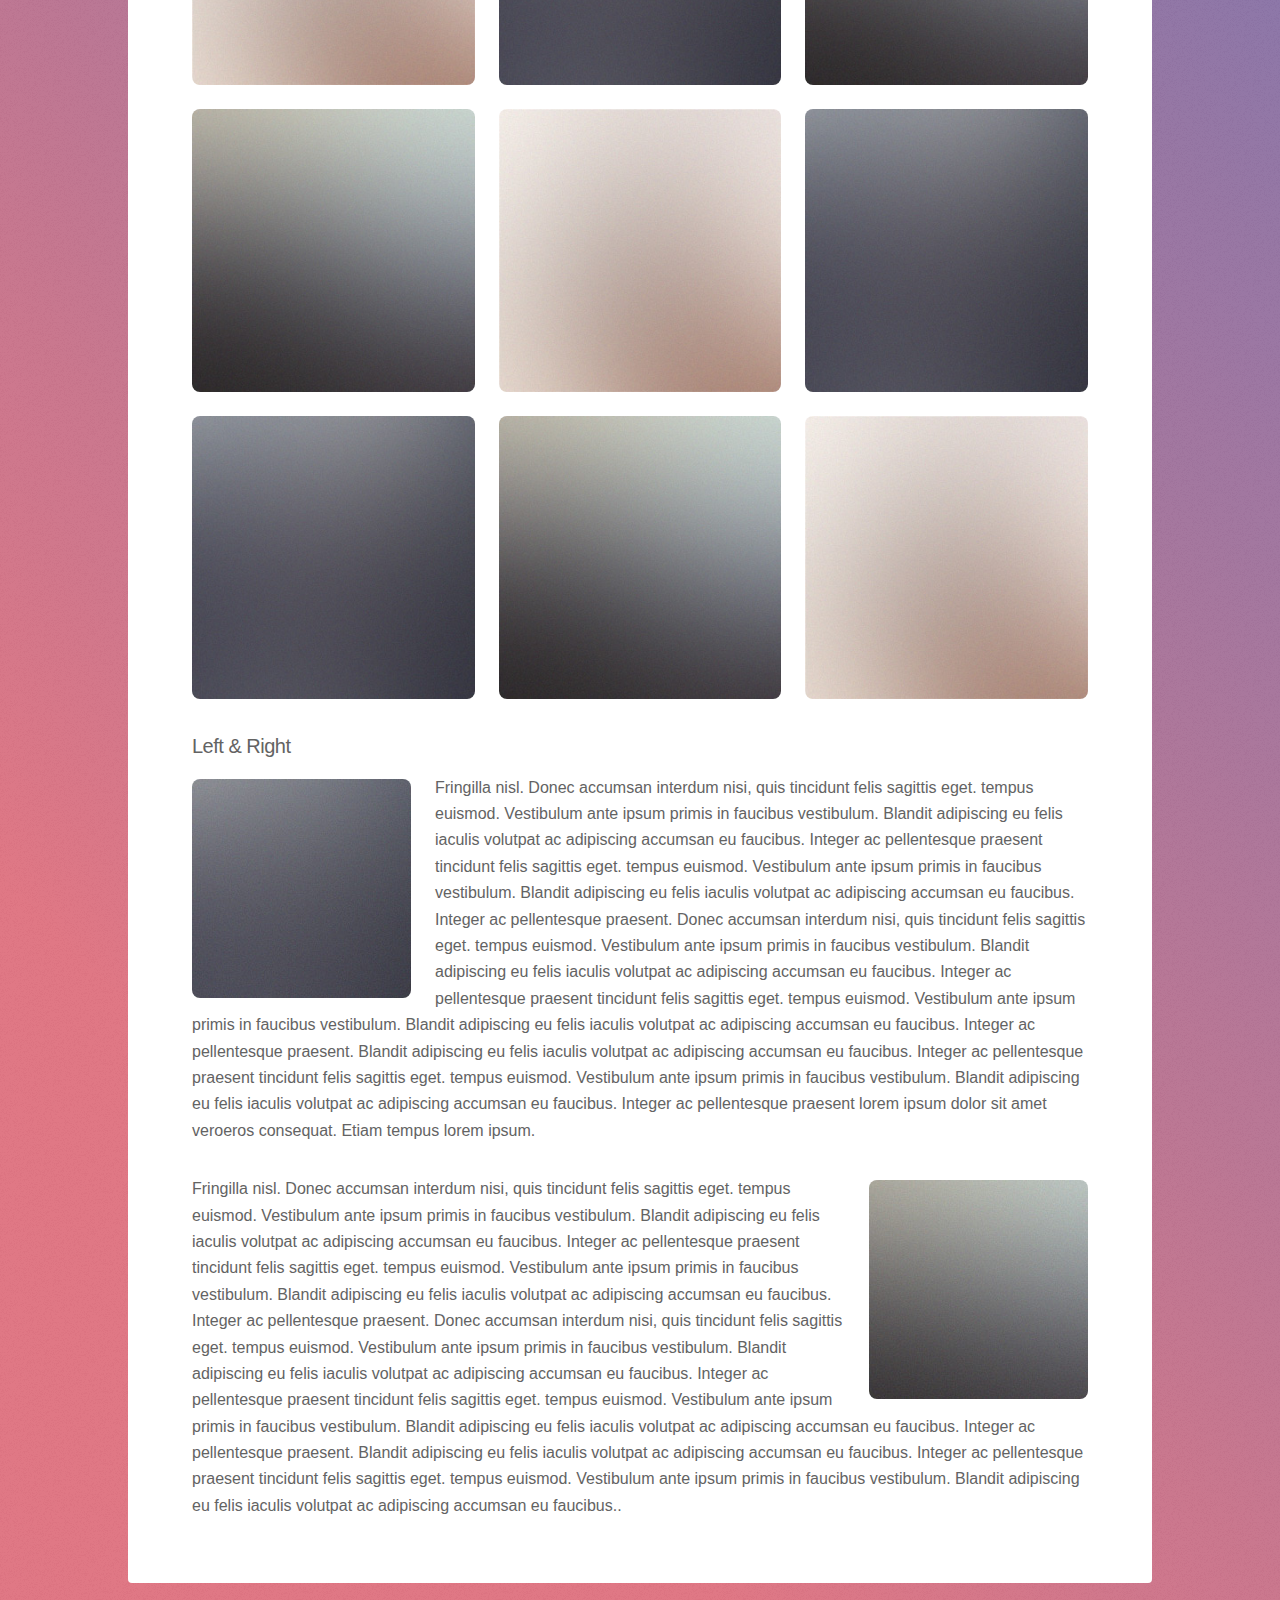
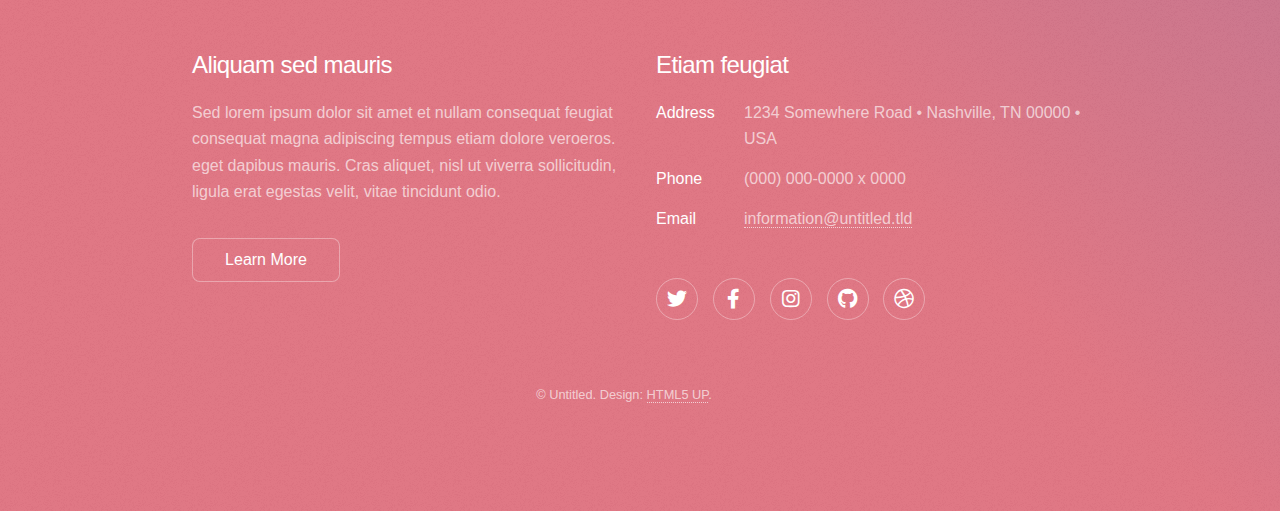
<file: elements.html>
<!DOCTYPE HTML>
<!--
	Stellar by HTML5 UP
	html5up.net | @ajlkn
	Free for personal and commercial use under the CCA 3.0 license (html5up.net/license)
-->
<html>

<head>
	<title>Elements - Stellar by HTML5 UP</title>
	<meta charset="utf-8" />
	<meta name="viewport" content="width=device-width, initial-scale=1, user-scalable=no" />
	<link rel="stylesheet" href="assets/css/main.css" />
	<noscript>
		<link rel="stylesheet" href="assets/css/noscript.css" /></noscript>
</head>

<body class="is-preload">

	<!-- Wrapper -->
	<div id="wrapper">

		<!-- Header -->
		<header id="header">
			<h1>Elements</h1>
			<p>Ipsum dolor sit amet nullam</p>
		</header>

		<!-- Main -->
		<div id="main">

			<!-- Content -->
			<section id="content" class="main">

				<!-- Text -->
				<section>
					<h2>Text</h2>
					<p>This is <b>bold</b> and this is <strong>strong</strong>. This is <i>italic</i> and this is
						<em>emphasized</em>.
						This is <sup>superscript</sup> text and this is <sub>subscript</sub> text.
						This is <u>underlined</u> and this is code: <code>for (;;) { ... }</code>. Finally, <a
							href="#">this is a link</a>.</p>
					<hr />
					<p>Nunc lacinia ante nunc ac lobortis. Interdum adipiscing gravida odio porttitor sem non mi integer
						non faucibus ornare mi ut ante amet placerat aliquet. Volutpat eu sed ante lacinia sapien lorem
						accumsan varius montes viverra nibh in adipiscing blandit tempus accumsan.</p>
					<hr />
					<h2>Heading Level 2</h2>
					<h3>Heading Level 3</h3>
					<h4>Heading Level 4</h4>
					<hr />
					<h3>Blockquote</h3>
					<blockquote>Fringilla nisl. Donec accumsan interdum nisi, quis tincidunt felis sagittis eget tempus
						euismod. Vestibulum ante ipsum primis in faucibus vestibulum. Blandit adipiscing eu felis
						iaculis volutpat ac adipiscing accumsan faucibus. Vestibulum ante ipsum primis in faucibus lorem
						ipsum dolor sit amet nullam adipiscing eu felis.</blockquote>
					<h3>Preformatted</h3>
					<pre><code>i = 0;

while (!deck.isInOrder()) {
    print 'Iteration ' + i;
    deck.shuffle();
    i++;
}

print 'It took ' + i + ' iterations to sort the deck.';</code></pre>
				</section>

				<!-- Lists -->
				<section>
					<h2>Lists</h2>
					<div class="row">
						<div class="col-6 col-12-medium">
							<h3>Unordered</h3>
							<ul>
								<li>Dolor pulvinar magna etiam.</li>
								<li>Sagittis sed lorem adipiscing.</li>
								<li>Felis enim etiam feugiat.</li>
								<li>Ipsum lorem nullam consequat.</li>
							</ul>
							<h3>Alternate</h3>
							<ul class="alt">
								<li>Dolor pulvinar magna etiam.</li>
								<li>Sagittis sed lorem adipiscing.</li>
								<li>Felis enim etiam feugiat.</li>
								<li>Ipsum lorem nullam consequat.</li>
							</ul>
						</div>
						<div class="col-6 col-12-medium">
							<h3>Ordered</h3>
							<ol>
								<li>Dolor pulvinar etiam.</li>
								<li>Etiam vel felis viverra.</li>
								<li>Felis enim feugiat.</li>
								<li>Dolor pulvinar etiam.</li>
								<li>Etiam vel felis lorem.</li>
								<li>Felis enim et feugiat.</li>
							</ol>
							<h3>Icons</h3>
							<ul class="icons">
								<li><a href="#" class="icon brands fa-twitter"><span class="label">Twitter</span></a>
								</li>
								<li><a href="#" class="icon brands fa-facebook-f"><span
											class="label">Facebook</span></a></li>
								<li><a href="#" class="icon brands fa-instagram"><span
											class="label">Instagram</span></a></li>
								<li><a href="#" class="icon brands fa-github"><span class="label">GitHub</span></a></li>
								<li><a href="#" class="icon brands fa-dribbble"><span class="label">Dribbble</span></a>
								</li>
							</ul>
							<ul class="icons">
								<li><a href="#" class="icon brands alt fa-twitter"><span
											class="label">Twitter</span></a></li>
								<li><a href="#" class="icon brands alt fa-facebook-f"><span
											class="label">Facebook</span></a></li>
								<li><a href="#" class="icon brands alt fa-instagram"><span
											class="label">Instagram</span></a></li>
								<li><a href="#" class="icon brands alt fa-github"><span class="label">GitHub</span></a>
								</li>
								<li><a href="#" class="icon brands alt fa-dribbble"><span
											class="label">Dribbble</span></a></li>
							</ul>
						</div>
					</div>
					<h2>Actions</h2>
					<div class="row">
						<div class="col-6 col-12-medium">
							<ul class="actions">
								<li><a href="#" class="button primary">Default</a></li>
								<li><a href="#" class="button">Default</a></li>
							</ul>
							<ul class="actions small">
								<li><a href="#" class="button primary small">Small</a></li>
								<li><a href="#" class="button small">Small</a></li>
							</ul>
							<ul class="actions stacked">
								<li><a href="#" class="button primary">Default</a></li>
								<li><a href="#" class="button">Default</a></li>
							</ul>
							<ul class="actions stacked">
								<li><a href="#" class="button primary small">Small</a></li>
								<li><a href="#" class="button small">Small</a></li>
							</ul>
						</div>
						<div class="col-6 col-12-medium">
							<ul class="actions stacked">
								<li><a href="#" class="button primary fit">Default</a></li>
								<li><a href="#" class="button fit">Default</a></li>
							</ul>
							<ul class="actions stacked">
								<li><a href="#" class="button primary small fit">Small</a></li>
								<li><a href="#" class="button small fit">Small</a></li>
							</ul>
						</div>
					</div>
				</section>

				<!-- Table -->
				<section>
					<h2>Table</h2>
					<h3>Default</h3>
					<div class="table-wrapper">
						<table>
							<thead>
								<tr>
									<th>Name</th>
									<th>Description</th>
									<th>Price</th>
								</tr>
							</thead>
							<tbody>
								<tr>
									<td>Item One</td>
									<td>Ante turpis integer aliquet porttitor.</td>
									<td>29.99</td>
								</tr>
								<tr>
									<td>Item Two</td>
									<td>Vis ac commodo adipiscing arcu aliquet.</td>
									<td>19.99</td>
								</tr>
								<tr>
									<td>Item Three</td>
									<td> Morbi faucibus arcu accumsan lorem.</td>
									<td>29.99</td>
								</tr>
								<tr>
									<td>Item Four</td>
									<td>Vitae integer tempus condimentum.</td>
									<td>19.99</td>
								</tr>
								<tr>
									<td>Item Five</td>
									<td>Ante turpis integer aliquet porttitor.</td>
									<td>29.99</td>
								</tr>
							</tbody>
							<tfoot>
								<tr>
									<td colspan="2"></td>
									<td>100.00</td>
								</tr>
							</tfoot>
						</table>
					</div>

					<h3>Alternate</h3>
					<div class="table-wrapper">
						<table class="alt">
							<thead>
								<tr>
									<th>Name</th>
									<th>Description</th>
									<th>Price</th>
								</tr>
							</thead>
							<tbody>
								<tr>
									<td>Item One</td>
									<td>Ante turpis integer aliquet porttitor.</td>
									<td>29.99</td>
								</tr>
								<tr>
									<td>Item Two</td>
									<td>Vis ac commodo adipiscing arcu aliquet.</td>
									<td>19.99</td>
								</tr>
								<tr>
									<td>Item Three</td>
									<td> Morbi faucibus arcu accumsan lorem.</td>
									<td>29.99</td>
								</tr>
								<tr>
									<td>Item Four</td>
									<td>Vitae integer tempus condimentum.</td>
									<td>19.99</td>
								</tr>
								<tr>
									<td>Item Five</td>
									<td>Ante turpis integer aliquet porttitor.</td>
									<td>29.99</td>
								</tr>
							</tbody>
							<tfoot>
								<tr>
									<td colspan="2"></td>
									<td>100.00</td>
								</tr>
							</tfoot>
						</table>
					</div>
				</section>

				<!-- Buttons -->
				<section>
					<h3>Buttons</h3>
					<ul class="actions">
						<li><a href="#" class="button primary">Primary</a></li>
						<li><a href="#" class="button">Default</a></li>
					</ul>
					<ul class="actions">
						<li><a href="#" class="button large">Large</a></li>
						<li><a href="#" class="button">Default</a></li>
						<li><a href="#" class="button small">Small</a></li>
					</ul>
					<ul class="actions fit">
						<li><a href="#" class="button primary fit">Fit</a></li>
						<li><a href="#" class="button fit">Fit</a></li>
						<li><a href="#" class="button fit">Fit</a></li>
					</ul>
					<ul class="actions fit small">
						<li><a href="#" class="button primary fit small">Fit + Small</a></li>
						<li><a href="#" class="button fit small">Fit + Small</a></li>
						<li><a href="#" class="button fit small">Fit + Small</a></li>
					</ul>
					<ul class="actions">
						<li><a href="#" class="button primary icon solidfa-download">Icon</a></li>
						<li><a href="#" class="button icon solid fa-upload">Icon</a></li>
						<li><a href="#" class="button icon solid fa-save">Icon</a></li>
					</ul>
					<ul class="actions">
						<li><span class="button primary disabled">Disabled</span></li>
						<li><span class="button disabled">Disabled</span></li>
					</ul>
				</section>

				<!-- Form -->
				<section>
					<h2>Form</h2>
					<form method="post" action="#">
						<div class="row gtr-uniform">
							<div class="col-6 col-12-xsmall">
								<input type="text" name="demo-name" id="demo-name" value="" placeholder="Name" />
							</div>
							<div class="col-6 col-12-xsmall">
								<input type="email" name="demo-email" id="demo-email" value="" placeholder="Email" />
							</div>
							<div class="col-12">
								<select name="demo-category" id="demo-category">
									<option value="">- Category -</option>
									<option value="1">Manufacturing</option>
									<option value="1">Shipping</option>
									<option value="1">Administration</option>
									<option value="1">Human Resources</option>
								</select>
							</div>
							<div class="col-4 col-12-small">
								<input type="radio" id="demo-priority-low" name="demo-priority" checked>
								<label for="demo-priority-low">Low</label>
							</div>
							<div class="col-4 col-12-small">
								<input type="radio" id="demo-priority-normal" name="demo-priority">
								<label for="demo-priority-normal">Normal</label>
							</div>
							<div class="col-4 col-12-small">
								<input type="radio" id="demo-priority-high" name="demo-priority">
								<label for="demo-priority-high">High</label>
							</div>
							<div class="col-6 col-12-small">
								<input type="checkbox" id="demo-copy" name="demo-copy">
								<label for="demo-copy">Email me a copy</label>
							</div>
							<div class="col-6 col-12-small">
								<input type="checkbox" id="demo-human" name="demo-human" checked>
								<label for="demo-human">Not a robot</label>
							</div>
							<div class="col-12">
								<textarea name="demo-message" id="demo-message" placeholder="Enter your message"
									rows="6"></textarea>
							</div>
							<div class="col-12">
								<ul class="actions">
									<li><input type="submit" value="Send Message" class="primary" /></li>
									<li><input type="reset" value="Reset" /></li>
								</ul>
							</div>
						</div>
					</form>
				</section>

				<!-- Image -->
				<section>
					<h2>Image</h2>
					<h3>Fit</h3>
					<div class="box alt">
						<div class="row gtr-uniform">
							<div class="col-12"><span class="image fit"><img src="images/pic04.jpg" alt="" /></span>
							</div>
							<div class="col-4"><span class="image fit"><img src="images/pic01.jpg" alt="" /></span>
							</div>
							<div class="col-4"><span class="image fit"><img src="images/pic02.jpg" alt="" /></span>
							</div>
							<div class="col-4"><span class="image fit"><img src="images/pic03.jpg" alt="" /></span>
							</div>
							<div class="col-4"><span class="image fit"><img src="images/pic03.jpg" alt="" /></span>
							</div>
							<div class="col-4"><span class="image fit"><img src="images/pic01.jpg" alt="" /></span>
							</div>
							<div class="col-4"><span class="image fit"><img src="images/pic02.jpg" alt="" /></span>
							</div>
							<div class="col-4"><span class="image fit"><img src="images/pic02.jpg" alt="" /></span>
							</div>
							<div class="col-4"><span class="image fit"><img src="images/pic03.jpg" alt="" /></span>
							</div>
							<div class="col-4"><span class="image fit"><img src="images/pic01.jpg" alt="" /></span>
							</div>
						</div>
					</div>
					<h3>Left &amp; Right</h3>
					<p><span class="image left"><img src="images/pic05.jpg" alt="" /></span>Fringilla nisl. Donec
						accumsan interdum nisi, quis tincidunt felis sagittis eget. tempus euismod. Vestibulum ante
						ipsum primis in faucibus vestibulum. Blandit adipiscing eu felis iaculis volutpat ac adipiscing
						accumsan eu faucibus. Integer ac pellentesque praesent tincidunt felis sagittis eget. tempus
						euismod. Vestibulum ante ipsum primis in faucibus vestibulum. Blandit adipiscing eu felis
						iaculis volutpat ac adipiscing accumsan eu faucibus. Integer ac pellentesque praesent. Donec
						accumsan interdum nisi, quis tincidunt felis sagittis eget. tempus euismod. Vestibulum ante
						ipsum primis in faucibus vestibulum. Blandit adipiscing eu felis iaculis volutpat ac adipiscing
						accumsan eu faucibus. Integer ac pellentesque praesent tincidunt felis sagittis eget. tempus
						euismod. Vestibulum ante ipsum primis in faucibus vestibulum. Blandit adipiscing eu felis
						iaculis volutpat ac adipiscing accumsan eu faucibus. Integer ac pellentesque praesent. Blandit
						adipiscing eu felis iaculis volutpat ac adipiscing accumsan eu faucibus. Integer ac pellentesque
						praesent tincidunt felis sagittis eget. tempus euismod. Vestibulum ante ipsum primis in faucibus
						vestibulum. Blandit adipiscing eu felis iaculis volutpat ac adipiscing accumsan eu faucibus.
						Integer ac pellentesque praesent lorem ipsum dolor sit amet veroeros consequat. Etiam tempus
						lorem ipsum.</p>
					<p><span class="image right"><img src="images/pic06.jpg" alt="" /></span>Fringilla nisl. Donec
						accumsan interdum nisi, quis tincidunt felis sagittis eget. tempus euismod. Vestibulum ante
						ipsum primis in faucibus vestibulum. Blandit adipiscing eu felis iaculis volutpat ac adipiscing
						accumsan eu faucibus. Integer ac pellentesque praesent tincidunt felis sagittis eget. tempus
						euismod. Vestibulum ante ipsum primis in faucibus vestibulum. Blandit adipiscing eu felis
						iaculis volutpat ac adipiscing accumsan eu faucibus. Integer ac pellentesque praesent. Donec
						accumsan interdum nisi, quis tincidunt felis sagittis eget. tempus euismod. Vestibulum ante
						ipsum primis in faucibus vestibulum. Blandit adipiscing eu felis iaculis volutpat ac adipiscing
						accumsan eu faucibus. Integer ac pellentesque praesent tincidunt felis sagittis eget. tempus
						euismod. Vestibulum ante ipsum primis in faucibus vestibulum. Blandit adipiscing eu felis
						iaculis volutpat ac adipiscing accumsan eu faucibus. Integer ac pellentesque praesent. Blandit
						adipiscing eu felis iaculis volutpat ac adipiscing accumsan eu faucibus. Integer ac pellentesque
						praesent tincidunt felis sagittis eget. tempus euismod. Vestibulum ante ipsum primis in faucibus
						vestibulum. Blandit adipiscing eu felis iaculis volutpat ac adipiscing accumsan eu faucibus..
					</p>
				</section>

			</section>

		</div>

		<!-- Footer -->
		<footer id="footer">
			<section>
				<h2>Aliquam sed mauris</h2>
				<p>Sed lorem ipsum dolor sit amet et nullam consequat feugiat consequat magna adipiscing tempus etiam
					dolore veroeros. eget dapibus mauris. Cras aliquet, nisl ut viverra sollicitudin, ligula erat
					egestas velit, vitae tincidunt odio.</p>
				<ul class="actions">
					<li><a href="#" class="button">Learn More</a></li>
				</ul>
			</section>
			<section>
				<h2>Etiam feugiat</h2>
				<dl class="alt">
					<dt>Address</dt>
					<dd>1234 Somewhere Road &bull; Nashville, TN 00000 &bull; USA</dd>
					<dt>Phone</dt>
					<dd>(000) 000-0000 x 0000</dd>
					<dt>Email</dt>
					<dd><a href="#">information@untitled.tld</a></dd>
				</dl>
				<ul class="icons">
					<li><a href="#" class="icon brands fa-twitter alt"><span class="label">Twitter</span></a></li>
					<li><a href="#" class="icon brands fa-facebook-f alt"><span class="label">Facebook</span></a></li>
					<li><a href="#" class="icon brands fa-instagram alt"><span class="label">Instagram</span></a></li>
					<li><a href="#" class="icon brands fa-github alt"><span class="label">GitHub</span></a></li>
					<li><a href="#" class="icon brands fa-dribbble alt"><span class="label">Dribbble</span></a></li>
				</ul>
			</section>
			<p class="copyright">&copy; Untitled. Design: <a href="https://html5up.net">HTML5 UP</a>.</p>
		</footer>

	</div>

	<!-- Scripts -->
	<script src="assets/js/jquery.min.js"></script>
	<script src="assets/js/jquery.scrollex.min.js"></script>
	<script src="assets/js/jquery.scrolly.min.js"></script>
	<script src="assets/js/browser.min.js"></script>
	<script src="assets/js/breakpoints.min.js"></script>
	<script src="assets/js/util.js"></script>
	<script src="assets/js/main.js"></script>

</body>

</html>
</file>
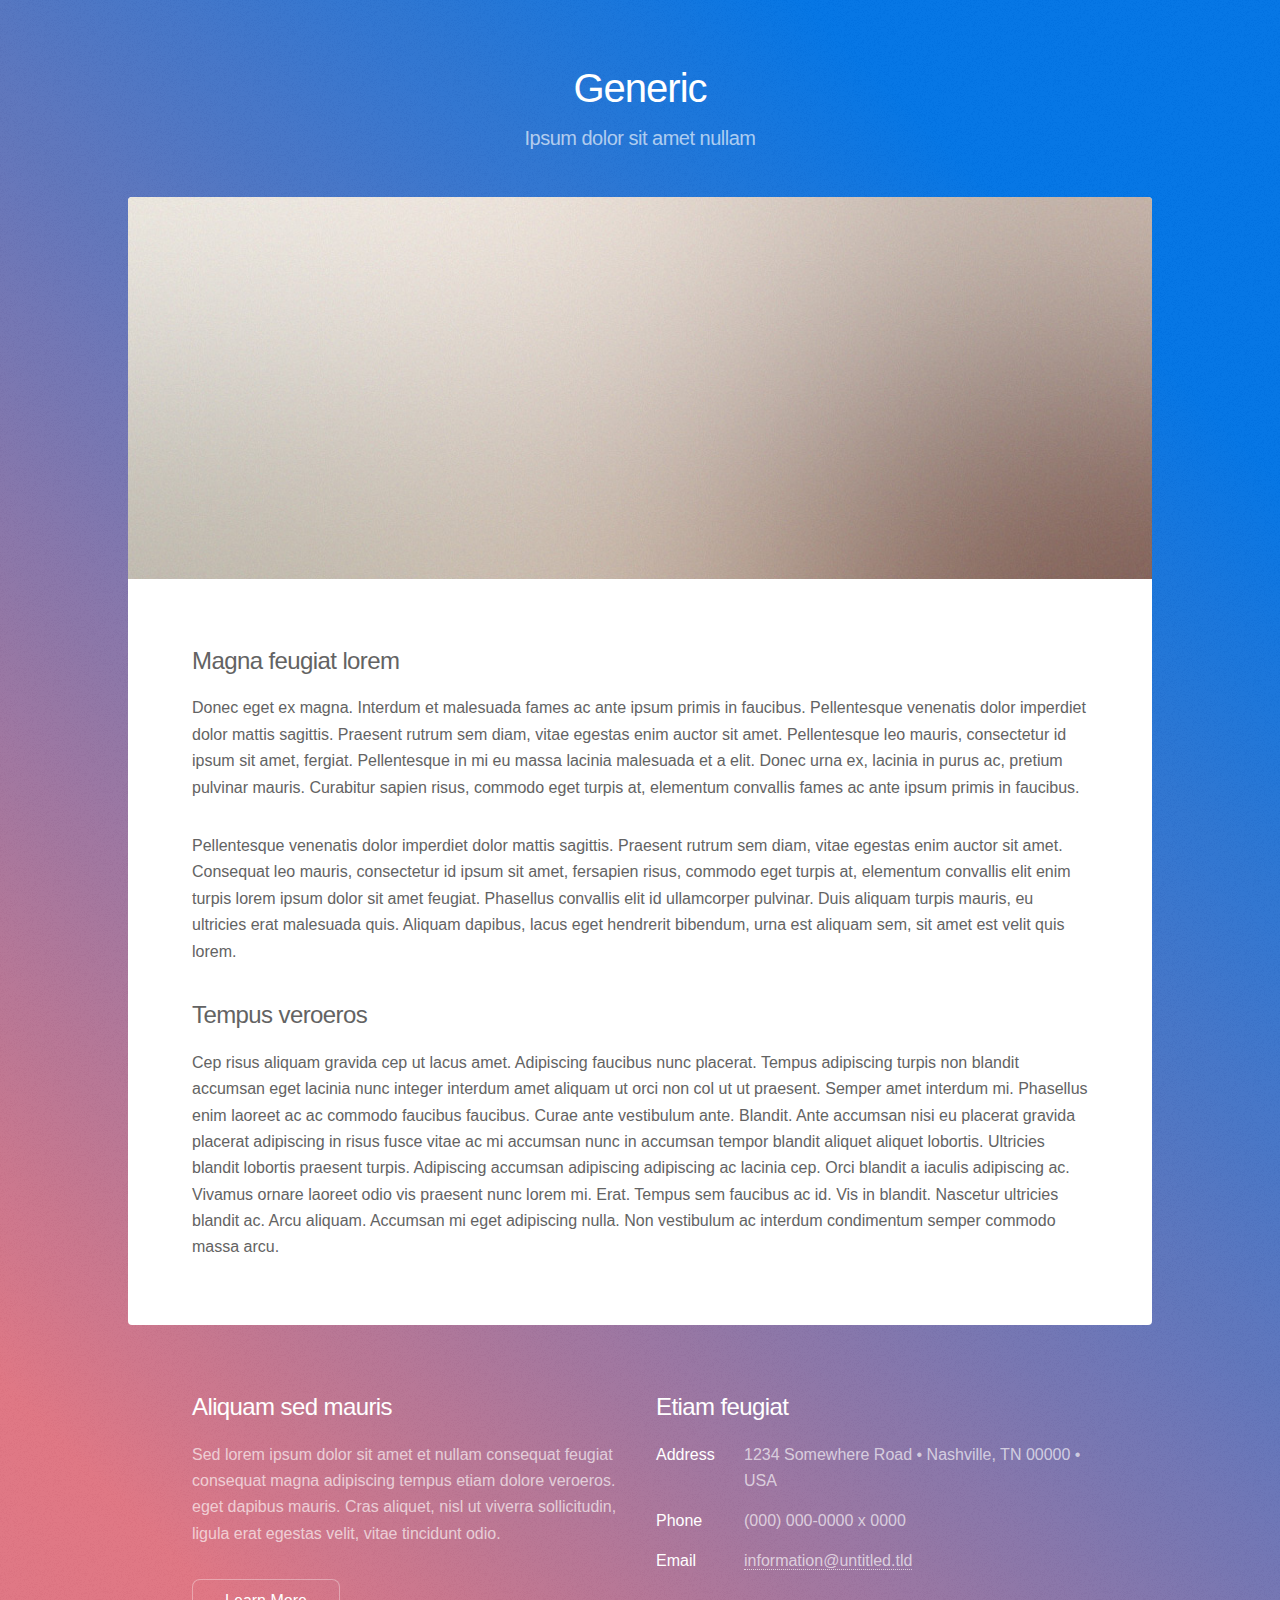
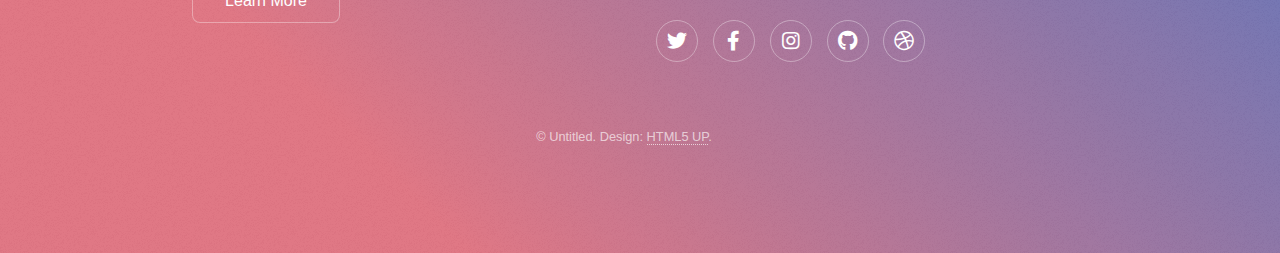
<file: generic.html>
<!DOCTYPE HTML>
<!--
	Stellar by HTML5 UP
	html5up.net | @ajlkn
	Free for personal and commercial use under the CCA 3.0 license (html5up.net/license)
-->
<html>

<head>
	<title>Generic - Stellar by HTML5 UP</title>
	<meta charset="utf-8" />
	<meta name="viewport" content="width=device-width, initial-scale=1, user-scalable=no" />
	<link rel="stylesheet" href="assets/css/main.css" />
	<noscript>
		<link rel="stylesheet" href="assets/css/noscript.css" /></noscript>
</head>

<body class="is-preload">

	<!-- Wrapper -->
	<div id="wrapper">

		<!-- Header -->
		<header id="header">
			<h1>Generic</h1>
			<p>Ipsum dolor sit amet nullam</p>
		</header>

		<!-- Main -->
		<div id="main">

			<!-- Content -->
			<section id="content" class="main">
				<span class="image main"><img src="images/pic04.jpg" alt="" /></span>
				<h2>Magna feugiat lorem</h2>
				<p>Donec eget ex magna. Interdum et malesuada fames ac ante ipsum primis in faucibus. Pellentesque
					venenatis dolor imperdiet dolor mattis sagittis. Praesent rutrum sem diam, vitae egestas enim auctor
					sit amet. Pellentesque leo mauris, consectetur id ipsum sit amet, fergiat. Pellentesque in mi eu
					massa lacinia malesuada et a elit. Donec urna ex, lacinia in purus ac, pretium pulvinar mauris.
					Curabitur sapien risus, commodo eget turpis at, elementum convallis fames ac ante ipsum primis in
					faucibus.</p>
				<p>Pellentesque venenatis dolor imperdiet dolor mattis sagittis. Praesent rutrum sem diam, vitae egestas
					enim auctor sit amet. Consequat leo mauris, consectetur id ipsum sit amet, fersapien risus, commodo
					eget turpis at, elementum convallis elit enim turpis lorem ipsum dolor sit amet feugiat. Phasellus
					convallis elit id ullamcorper pulvinar. Duis aliquam turpis mauris, eu ultricies erat malesuada
					quis. Aliquam dapibus, lacus eget hendrerit bibendum, urna est aliquam sem, sit amet est velit quis
					lorem.</p>
				<h2>Tempus veroeros</h2>
				<p>Cep risus aliquam gravida cep ut lacus amet. Adipiscing faucibus nunc placerat. Tempus adipiscing
					turpis non blandit accumsan eget lacinia nunc integer interdum amet aliquam ut orci non col ut ut
					praesent. Semper amet interdum mi. Phasellus enim laoreet ac ac commodo faucibus faucibus. Curae
					ante vestibulum ante. Blandit. Ante accumsan nisi eu placerat gravida placerat adipiscing in risus
					fusce vitae ac mi accumsan nunc in accumsan tempor blandit aliquet aliquet lobortis. Ultricies
					blandit lobortis praesent turpis. Adipiscing accumsan adipiscing adipiscing ac lacinia cep. Orci
					blandit a iaculis adipiscing ac. Vivamus ornare laoreet odio vis praesent nunc lorem mi. Erat.
					Tempus sem faucibus ac id. Vis in blandit. Nascetur ultricies blandit ac. Arcu aliquam. Accumsan mi
					eget adipiscing nulla. Non vestibulum ac interdum condimentum semper commodo massa arcu.</p>
			</section>

		</div>

		<!-- Footer -->
		<footer id="footer">
			<section>
				<h2>Aliquam sed mauris</h2>
				<p>Sed lorem ipsum dolor sit amet et nullam consequat feugiat consequat magna adipiscing tempus etiam
					dolore veroeros. eget dapibus mauris. Cras aliquet, nisl ut viverra sollicitudin, ligula erat
					egestas velit, vitae tincidunt odio.</p>
				<ul class="actions">
					<li><a href="#" class="button">Learn More</a></li>
				</ul>
			</section>
			<section>
				<h2>Etiam feugiat</h2>
				<dl class="alt">
					<dt>Address</dt>
					<dd>1234 Somewhere Road &bull; Nashville, TN 00000 &bull; USA</dd>
					<dt>Phone</dt>
					<dd>(000) 000-0000 x 0000</dd>
					<dt>Email</dt>
					<dd><a href="#">information@untitled.tld</a></dd>
				</dl>
				<ul class="icons">
					<li><a href="#" class="icon brands fa-twitter alt"><span class="label">Twitter</span></a></li>
					<li><a href="#" class="icon brands fa-facebook-f alt"><span class="label">Facebook</span></a></li>
					<li><a href="#" class="icon brands fa-instagram alt"><span class="label">Instagram</span></a></li>
					<li><a href="#" class="icon brands fa-github alt"><span class="label">GitHub</span></a></li>
					<li><a href="#" class="icon brands fa-dribbble alt"><span class="label">Dribbble</span></a></li>
				</ul>
			</section>
			<p class="copyright">&copy; Untitled. Design: <a href="https://html5up.net">HTML5 UP</a>.</p>
		</footer>

	</div>

	<!-- Scripts -->
	<script src="assets/js/jquery.min.js"></script>
	<script src="assets/js/jquery.scrollex.min.js"></script>
	<script src="assets/js/jquery.scrolly.min.js"></script>
	<script src="assets/js/browser.min.js"></script>
	<script src="assets/js/breakpoints.min.js"></script>
	<script src="assets/js/util.js"></script>
	<script src="assets/js/main.js"></script>

</body>

</html>
</file>
<file: assets/css/noscript.css>
/*
	Stellar by HTML5 UP
	html5up.net | @ajlkn
	Free for personal and commercial use under the CCA 3.0 license (html5up.net/license)
*/

/* Header */

	body.is-preload #header.alt > * {
		opacity: 1;
	}

	body.is-preload #header.alt .logo {
		-moz-transform: none;
		-webkit-transform: none;
		-ms-transform: none;
		transform: none;
	}
</file>
<file: assets/css/main.css>
@import url(fontawesome-all.min.css);
@import 'https://fonts.googleapis.com/css?family=Source+Sans+Pro:300,400';

/*
	Stellar by HTML5 UP
	html5up.net | @ajlkn
	Free for personal and commercial use under the CCA 3.0 license (html5up.net/license)
*/

html, body, div, span, applet, object,
iframe, h1, h2, h3, h4, h5, h6, p, blockquote,
pre, a, abbr, acronym, address, big, cite,
code, del, dfn, em, img, ins, kbd, q, s, samp,
small, strike, strong, sub, sup, tt, var, b,
u, i, center, dl, dt, dd, ol, ul, li, fieldset,
form, label, legend, table, caption, tbody,
tfoot, thead, tr, th, td, article, aside,
canvas, details, embed, figure, figcaption,
footer, header, hgroup, menu, nav, output, ruby,
section, summary, time, mark, audio, video {
	margin: 0;
	padding: 0;
	border: 0;
	font-size: 100%;
	font: inherit;
	vertical-align: baseline;}

article, aside, details, figcaption, figure,
footer, header, hgroup, menu, nav, section {
	display: block;}

body {
	line-height: 1;
}

ol, ul {
	list-style: none;
}

blockquote, q {
	quotes: none;
}

	blockquote:before, blockquote:after, q:before, q:after {
		content: '';
		content: none;
	}

table {
	border-collapse: collapse;
	border-spacing: 0;
}

body {
	-webkit-text-size-adjust: none;
}

/* 修改了个高亮 */
mark {
	background-color: #fae901a2;
	color: #be33ac;
	font-size: 1.2rem;
}

input::-moz-focus-inner {
	border: 0;
	padding: 0;
}

input, select, textarea {
	-moz-appearance: none;
	-webkit-appearance: none;
	-ms-appearance: none;
	appearance: none;
}

/* Basic */

	@-ms-viewport {
		width: device-width;
	}

	body {
		-ms-overflow-style: scrollbar;
	}

	@media screen and (max-width: 480px) {

		html, body {
			min-width: 320px;
		}

	}

	html {
		box-sizing: border-box;
	}

	*, *:before, *:after {
		box-sizing: inherit;
	}

	body {
		background-color: #935d8c;
		background-image: url("images/overlay.png"), -moz-linear-gradient(45deg, #e37682 15%, #5f4d93 85%);
		background-image: url("images/overlay.png"), -webkit-linear-gradient(45deg, #e37682 15%, #5f4d93 85%);
		background-image: url("images/overlay.png"), -ms-linear-gradient(45deg, #e37682 15%, #5f4d93 85%);
		background-image: url(images/overlay.png), linear-gradient(45deg, #e37682 15%, #0075e6 85%);
	}

		body.is-preload *, body.is-preload *:before, body.is-preload *:after {
			-moz-animation: none !important;
			-webkit-animation: none !important;
			-ms-animation: none !important;
			animation: none !important;
			-moz-transition: none !important;
			-webkit-transition: none !important;
			-ms-transition: none !important;
			transition: none !important;
		}

/* Type */

	body {
		background-color: #be33ac;
		color: rgba(255, 255, 255, 0.65);
	}

	body, input, select, textarea {
		font-family: "STZhongsong", Helvetica, sans-serif;
		font-size: 18pt;
		font-weight: 300;
		line-height: 1.65;
	}

		@media screen and (max-width: 1680px) {

			body, input, select, textarea {
				font-size: 14pt;
			}

		}

		@media screen and (max-width: 1280px) {

			body, input, select, textarea {
				font-size: 12pt;
			}

		}

		@media screen and (max-width: 360px) {

			body, input, select, textarea {
				font-size: 11pt;
			}

		}

	a {
		-moz-transition: color 0.2s ease, border-bottom 0.2s ease;
		-webkit-transition: color 0.2s ease, border-bottom 0.2s ease;
		-ms-transition: color 0.2s ease, border-bottom 0.2s ease;
		transition: color 0.2s ease, border-bottom 0.2s ease;
		text-decoration: none;
		border-bottom: dotted 1px;
		color: inherit;
	}

		a:hover {
			border-bottom-color: transparent;
		}

	strong, b {
		font-weight: 400;
	}

	em, i {
		font-style: italic;
	}

	p {
		margin: 0 0 2em 0;
	}

		p.content {
			/* -moz-columns: 20em 2;
			-webkit-columns: 20em 2;
			-ms-columns: 20em 2;
			columns: 20em 2; */
			-moz-column-gap: 2em;
			-webkit-column-gap: 2em;
			-ms-column-gap: 2em;
			column-gap: 2em;
			text-align: justify;
		}
		@media screen and (max-width: 800px){
			p.content {
				margin: 0em 0em;
			}
		}
		@media screen and (min-width: 800px){
			p.content {
				margin: 0em 10em;
			}
		}	

	h1, h2, h3, h4, h5, h6 {
		font-weight: 300;
		line-height: 1.5;
		margin: 0 0 0.7em 0;
		letter-spacing: -0.025em;
	}

		h1 a, h2 a, h3 a, h4 a, h5 a, h6 a {
			color: inherit;
			text-decoration: none;
		}

	h1 {
		font-size: 2.5em;
		line-height: 1.2;
	}

	h2 {
		font-size: 1.5em;
	}

	h3 {
		font-size: 1.25em;
	}

	h4 {
		font-size: 1.1em;
	}

	h5 {
		font-size: 0.9em;
	}

	h6 {
		font-size: 0.7em;
	}

	@media screen and (max-width: 736px) {

		h1 {
			font-size: 2em;
		}

	}

	sub {
		font-size: 0.8em;
		position: relative;
		top: 0.5em;
	}

	sup {
		font-size: 0.8em;
		position: relative;
		top: -0.5em;
	}

	blockquote {
		border-left: solid 4px;
		font-style: italic;
		margin: 0 0 2em 0;
		padding: 0.5em 0 0.5em 2em;
	}

	code {
		border-radius: 8px;
		border: solid 1px;
		font-family: "Courier New", monospace;
		font-size: 0.9em;
		margin: 0 0.25em;
		padding: 0.25em 0.65em;
	}

	pre {
		-webkit-overflow-scrolling: touch;
		font-family: "Courier New", monospace;
		font-size: 0.9em;
		margin: 0 0 2em 0;
	}

		pre code {
			display: block;
			line-height: 1.75;
			padding: 1em 1.5em;
			overflow-x: auto;
		}

	hr {
		border: 0;
		border-bottom: solid 1px;
		margin: 2em 0;
	}

		hr.major {
			margin: 3em 0;
		}

	.align-left {
		text-align: left;
	}

	.align-center {
		text-align: center;
	}

	.align-right {
		text-align: right;
	}

	input, select, textarea {
		color: #ffffff;
	}

	a:hover {
		color: #ffffff;
	}

	strong, b {
		color: #ffffff;
	}

	h1, h2, h3, h4, h5, h6 {
		color: #ffffff;
	}

	blockquote {
		border-left-color: rgba(255, 255, 255, 0.35);
	}

	code {
		background: rgba(255, 255, 255, 0.075);
		border-color: rgba(255, 255, 255, 0.35);
	}

	hr {
		border-bottom-color: rgba(255, 255, 255, 0.35);
	}

/* Row */

	.row {
		display: flex;
		flex-wrap: wrap;
		box-sizing: border-box;
		align-items: stretch;
	}

		.row > * {
			box-sizing: border-box;
		}

		.row.gtr-uniform > * > :last-child {
			margin-bottom: 0;
		}

		.row.aln-left {
			justify-content: flex-start;
		}

		.row.aln-center {
			justify-content: center;
		}

		.row.aln-right {
			justify-content: flex-end;
		}

		.row.aln-top {
			align-items: flex-start;
		}

		.row.aln-middle {
			align-items: center;
		}

		.row.aln-bottom {
			align-items: flex-end;
		}

		.row > .imp {
			order: -1;
		}

		.row > .col-1 {
			width: 8.33333%;
		}

		.row > .off-1 {
			margin-left: 8.33333%;
		}

		.row > .col-2 {
			width: 16.66667%;
		}

		.row > .off-2 {
			margin-left: 16.66667%;
		}

		.row > .col-3 {
			width: 25%;
		}

		.row > .off-3 {
			margin-left: 25%;
		}

		.row > .col-4 {
			width: 33.33333%;
		}

		.row > .off-4 {
			margin-left: 33.33333%;
		}

		.row > .col-5 {
			width: 41.66667%;
		}

		.row > .off-5 {
			margin-left: 41.66667%;
		}

		.row > .col-6 {
			width: 50%;
		}

		.row > .off-6 {
			margin-left: 50%;
		}

		.row > .col-7 {
			width: 58.33333%;
		}

		.row > .off-7 {
			margin-left: 58.33333%;
		}

		.row > .col-8 {
			width: 66.66667%;
		}

		.row > .off-8 {
			margin-left: 66.66667%;
		}

		.row > .col-9 {
			width: 75%;
		}

		.row > .off-9 {
			margin-left: 75%;
		}

		.row > .col-10 {
			width: 83.33333%;
		}

		.row > .off-10 {
			margin-left: 83.33333%;
		}

		.row > .col-11 {
			width: 91.66667%;
		}

		.row > .off-11 {
			margin-left: 91.66667%;
		}

		.row > .col-12 {
			width: 100%;
		}

		.row > .off-12 {
			margin-left: 100%;
		}

		.row.gtr-0 {
			margin-top: 0;
			margin-left: 0em;
		}

			.row.gtr-0 > * {
				padding: 0 0 0 0em;
			}

			.row.gtr-0.gtr-uniform {
				margin-top: 0em;
			}

				.row.gtr-0.gtr-uniform > * {
					padding-top: 0em;
				}

		.row.gtr-25 {
			margin-top: 0;
			margin-left: -0.375em;
		}

			.row.gtr-25 > * {
				padding: 0 0 0 0.375em;
			}

			.row.gtr-25.gtr-uniform {
				margin-top: -0.375em;
			}

				.row.gtr-25.gtr-uniform > * {
					padding-top: 0.375em;
				}

		.row.gtr-50 {
			margin-top: 0;
			margin-left: -0.75em;
		}

			.row.gtr-50 > * {
				padding: 0 0 0 0.75em;
			}

			.row.gtr-50.gtr-uniform {
				margin-top: -0.75em;
			}

				.row.gtr-50.gtr-uniform > * {
					padding-top: 0.75em;
				}

		.row {
			margin-top: 0;
			margin-left: -1.5em;
		}

			.row > * {
				padding: 0 0 0 1.5em;
			}

			.row.gtr-uniform {
				margin-top: -1.5em;
			}

				.row.gtr-uniform > * {
					padding-top: 1.5em;
				}

		.row.gtr-150 {
			margin-top: 0;
			margin-left: -2.25em;
		}

			.row.gtr-150 > * {
				padding: 0 0 0 2.25em;
			}

			.row.gtr-150.gtr-uniform {
				margin-top: -2.25em;
			}

				.row.gtr-150.gtr-uniform > * {
					padding-top: 2.25em;
				}

		.row.gtr-200 {
			margin-top: 0;
			margin-left: -3em;
		}

			.row.gtr-200 > * {
				padding: 0 0 0 3em;
			}

			.row.gtr-200.gtr-uniform {
				margin-top: -3em;
			}

				.row.gtr-200.gtr-uniform > * {
					padding-top: 3em;
				}

		@media screen and (max-width: 1680px) {

			.row {
				display: flex;
				flex-wrap: wrap;
				box-sizing: border-box;
				align-items: stretch;
			}

				.row > * {
					box-sizing: border-box;
				}

				.row.gtr-uniform > * > :last-child {
					margin-bottom: 0;
				}

				.row.aln-left {
					justify-content: flex-start;
				}

				.row.aln-center {
					justify-content: center;
				}

				.row.aln-right {
					justify-content: flex-end;
				}

				.row.aln-top {
					align-items: flex-start;
				}

				.row.aln-middle {
					align-items: center;
				}

				.row.aln-bottom {
					align-items: flex-end;
				}

				.row > .imp-xlarge {
					order: -1;
				}

				.row > .col-1-xlarge {
					width: 8.33333%;
				}

				.row > .off-1-xlarge {
					margin-left: 8.33333%;
				}

				.row > .col-2-xlarge {
					width: 16.66667%;
				}

				.row > .off-2-xlarge {
					margin-left: 16.66667%;
				}

				.row > .col-3-xlarge {
					width: 25%;
				}

				.row > .off-3-xlarge {
					margin-left: 25%;
				}

				.row > .col-4-xlarge {
					width: 33.33333%;
				}

				.row > .off-4-xlarge {
					margin-left: 33.33333%;
				}

				.row > .col-5-xlarge {
					width: 41.66667%;
				}

				.row > .off-5-xlarge {
					margin-left: 41.66667%;
				}

				.row > .col-6-xlarge {
					width: 50%;
				}

				.row > .off-6-xlarge {
					margin-left: 50%;
				}

				.row > .col-7-xlarge {
					width: 58.33333%;
				}

				.row > .off-7-xlarge {
					margin-left: 58.33333%;
				}

				.row > .col-8-xlarge {
					width: 66.66667%;
				}

				.row > .off-8-xlarge {
					margin-left: 66.66667%;
				}

				.row > .col-9-xlarge {
					width: 75%;
				}

				.row > .off-9-xlarge {
					margin-left: 75%;
				}

				.row > .col-10-xlarge {
					width: 83.33333%;
				}

				.row > .off-10-xlarge {
					margin-left: 83.33333%;
				}

				.row > .col-11-xlarge {
					width: 91.66667%;
				}

				.row > .off-11-xlarge {
					margin-left: 91.66667%;
				}

				.row > .col-12-xlarge {
					width: 100%;
				}

				.row > .off-12-xlarge {
					margin-left: 100%;
				}

				.row.gtr-0 {
					margin-top: 0;
					margin-left: 0em;
				}

					.row.gtr-0 > * {
						padding: 0 0 0 0em;
					}

					.row.gtr-0.gtr-uniform {
						margin-top: 0em;
					}

						.row.gtr-0.gtr-uniform > * {
							padding-top: 0em;
						}

				.row.gtr-25 {
					margin-top: 0;
					margin-left: -0.375em;
				}

					.row.gtr-25 > * {
						padding: 0 0 0 0.375em;
					}

					.row.gtr-25.gtr-uniform {
						margin-top: -0.375em;
					}

						.row.gtr-25.gtr-uniform > * {
							padding-top: 0.375em;
						}

				.row.gtr-50 {
					margin-top: 0;
					margin-left: -0.75em;
				}

					.row.gtr-50 > * {
						padding: 0 0 0 0.75em;
					}

					.row.gtr-50.gtr-uniform {
						margin-top: -0.75em;
					}

						.row.gtr-50.gtr-uniform > * {
							padding-top: 0.75em;
						}

				.row {
					margin-top: 0;
					margin-left: -1.5em;
				}

					.row > * {
						padding: 0 0 0 1.5em;
					}

					.row.gtr-uniform {
						margin-top: -1.5em;
					}

						.row.gtr-uniform > * {
							padding-top: 1.5em;
						}

				.row.gtr-150 {
					margin-top: 0;
					margin-left: -2.25em;
				}

					.row.gtr-150 > * {
						padding: 0 0 0 2.25em;
					}

					.row.gtr-150.gtr-uniform {
						margin-top: -2.25em;
					}

						.row.gtr-150.gtr-uniform > * {
							padding-top: 2.25em;
						}

				.row.gtr-200 {
					margin-top: 0;
					margin-left: -3em;
				}

					.row.gtr-200 > * {
						padding: 0 0 0 3em;
					}

					.row.gtr-200.gtr-uniform {
						margin-top: -3em;
					}

						.row.gtr-200.gtr-uniform > * {
							padding-top: 3em;
						}

		}

		@media screen and (max-width: 1280px) {

			.row {
				display: flex;
				flex-wrap: wrap;
				box-sizing: border-box;
				align-items: stretch;
			}

				.row > * {
					box-sizing: border-box;
				}

				.row.gtr-uniform > * > :last-child {
					margin-bottom: 0;
				}

				.row.aln-left {
					justify-content: flex-start;
				}

				.row.aln-center {
					justify-content: center;
				}

				.row.aln-right {
					justify-content: flex-end;
				}

				.row.aln-top {
					align-items: flex-start;
				}

				.row.aln-middle {
					align-items: center;
				}

				.row.aln-bottom {
					align-items: flex-end;
				}

				.row > .imp-large {
					order: -1;
				}

				.row > .col-1-large {
					width: 8.33333%;
				}

				.row > .off-1-large {
					margin-left: 8.33333%;
				}

				.row > .col-2-large {
					width: 16.66667%;
				}

				.row > .off-2-large {
					margin-left: 16.66667%;
				}

				.row > .col-3-large {
					width: 25%;
				}

				.row > .off-3-large {
					margin-left: 25%;
				}

				.row > .col-4-large {
					width: 33.33333%;
				}

				.row > .off-4-large {
					margin-left: 33.33333%;
				}

				.row > .col-5-large {
					width: 41.66667%;
				}

				.row > .off-5-large {
					margin-left: 41.66667%;
				}

				.row > .col-6-large {
					width: 50%;
				}

				.row > .off-6-large {
					margin-left: 50%;
				}

				.row > .col-7-large {
					width: 58.33333%;
				}

				.row > .off-7-large {
					margin-left: 58.33333%;
				}

				.row > .col-8-large {
					width: 66.66667%;
				}

				.row > .off-8-large {
					margin-left: 66.66667%;
				}

				.row > .col-9-large {
					width: 75%;
				}

				.row > .off-9-large {
					margin-left: 75%;
				}

				.row > .col-10-large {
					width: 83.33333%;
				}

				.row > .off-10-large {
					margin-left: 83.33333%;
				}

				.row > .col-11-large {
					width: 91.66667%;
				}

				.row > .off-11-large {
					margin-left: 91.66667%;
				}

				.row > .col-12-large {
					width: 100%;
				}

				.row > .off-12-large {
					margin-left: 100%;
				}

				.row.gtr-0 {
					margin-top: 0;
					margin-left: 0em;
				}

					.row.gtr-0 > * {
						padding: 0 0 0 0em;
					}

					.row.gtr-0.gtr-uniform {
						margin-top: 0em;
					}

						.row.gtr-0.gtr-uniform > * {
							padding-top: 0em;
						}

				.row.gtr-25 {
					margin-top: 0;
					margin-left: -0.375em;
				}

					.row.gtr-25 > * {
						padding: 0 0 0 0.375em;
					}

					.row.gtr-25.gtr-uniform {
						margin-top: -0.375em;
					}

						.row.gtr-25.gtr-uniform > * {
							padding-top: 0.375em;
						}

				.row.gtr-50 {
					margin-top: 0;
					margin-left: -0.75em;
				}

					.row.gtr-50 > * {
						padding: 0 0 0 0.75em;
					}

					.row.gtr-50.gtr-uniform {
						margin-top: -0.75em;
					}

						.row.gtr-50.gtr-uniform > * {
							padding-top: 0.75em;
						}

				.row {
					margin-top: 0;
					margin-left: -1.5em;
				}

					.row > * {
						padding: 0 0 0 1.5em;
					}

					.row.gtr-uniform {
						margin-top: -1.5em;
					}

						.row.gtr-uniform > * {
							padding-top: 1.5em;
						}

				.row.gtr-150 {
					margin-top: 0;
					margin-left: -2.25em;
				}

					.row.gtr-150 > * {
						padding: 0 0 0 2.25em;
					}

					.row.gtr-150.gtr-uniform {
						margin-top: -2.25em;
					}

						.row.gtr-150.gtr-uniform > * {
							padding-top: 2.25em;
						}

				.row.gtr-200 {
					margin-top: 0;
					margin-left: -3em;
				}

					.row.gtr-200 > * {
						padding: 0 0 0 3em;
					}

					.row.gtr-200.gtr-uniform {
						margin-top: -3em;
					}

						.row.gtr-200.gtr-uniform > * {
							padding-top: 3em;
						}

		}

		@media screen and (max-width: 980px) {

			.row {
				display: flex;
				flex-wrap: wrap;
				box-sizing: border-box;
				align-items: stretch;
			}

				.row > * {
					box-sizing: border-box;
				}

				.row.gtr-uniform > * > :last-child {
					margin-bottom: 0;
				}

				.row.aln-left {
					justify-content: flex-start;
				}

				.row.aln-center {
					justify-content: center;
				}

				.row.aln-right {
					justify-content: flex-end;
				}

				.row.aln-top {
					align-items: flex-start;
				}

				.row.aln-middle {
					align-items: center;
				}

				.row.aln-bottom {
					align-items: flex-end;
				}

				.row > .imp-medium {
					order: -1;
				}

				.row > .col-1-medium {
					width: 8.33333%;
				}

				.row > .off-1-medium {
					margin-left: 8.33333%;
				}

				.row > .col-2-medium {
					width: 16.66667%;
				}

				.row > .off-2-medium {
					margin-left: 16.66667%;
				}

				.row > .col-3-medium {
					width: 25%;
				}

				.row > .off-3-medium {
					margin-left: 25%;
				}

				.row > .col-4-medium {
					width: 33.33333%;
				}

				.row > .off-4-medium {
					margin-left: 33.33333%;
				}

				.row > .col-5-medium {
					width: 41.66667%;
				}

				.row > .off-5-medium {
					margin-left: 41.66667%;
				}

				.row > .col-6-medium {
					width: 50%;
				}

				.row > .off-6-medium {
					margin-left: 50%;
				}

				.row > .col-7-medium {
					width: 58.33333%;
				}

				.row > .off-7-medium {
					margin-left: 58.33333%;
				}

				.row > .col-8-medium {
					width: 66.66667%;
				}

				.row > .off-8-medium {
					margin-left: 66.66667%;
				}

				.row > .col-9-medium {
					width: 75%;
				}

				.row > .off-9-medium {
					margin-left: 75%;
				}

				.row > .col-10-medium {
					width: 83.33333%;
				}

				.row > .off-10-medium {
					margin-left: 83.33333%;
				}

				.row > .col-11-medium {
					width: 91.66667%;
				}

				.row > .off-11-medium {
					margin-left: 91.66667%;
				}

				.row > .col-12-medium {
					width: 100%;
				}

				.row > .off-12-medium {
					margin-left: 100%;
				}

				.row.gtr-0 {
					margin-top: 0;
					margin-left: 0em;
				}

					.row.gtr-0 > * {
						padding: 0 0 0 0em;
					}

					.row.gtr-0.gtr-uniform {
						margin-top: 0em;
					}

						.row.gtr-0.gtr-uniform > * {
							padding-top: 0em;
						}

				.row.gtr-25 {
					margin-top: 0;
					margin-left: -0.375em;
				}

					.row.gtr-25 > * {
						padding: 0 0 0 0.375em;
					}

					.row.gtr-25.gtr-uniform {
						margin-top: -0.375em;
					}

						.row.gtr-25.gtr-uniform > * {
							padding-top: 0.375em;
						}

				.row.gtr-50 {
					margin-top: 0;
					margin-left: -0.75em;
				}

					.row.gtr-50 > * {
						padding: 0 0 0 0.75em;
					}

					.row.gtr-50.gtr-uniform {
						margin-top: -0.75em;
					}

						.row.gtr-50.gtr-uniform > * {
							padding-top: 0.75em;
						}

				.row {
					margin-top: 0;
					margin-left: -1.5em;
				}

					.row > * {
						padding: 0 0 0 1.5em;
					}

					.row.gtr-uniform {
						margin-top: -1.5em;
					}

						.row.gtr-uniform > * {
							padding-top: 1.5em;
						}

				.row.gtr-150 {
					margin-top: 0;
					margin-left: -2.25em;
				}

					.row.gtr-150 > * {
						padding: 0 0 0 2.25em;
					}

					.row.gtr-150.gtr-uniform {
						margin-top: -2.25em;
					}

						.row.gtr-150.gtr-uniform > * {
							padding-top: 2.25em;
						}

				.row.gtr-200 {
					margin-top: 0;
					margin-left: -3em;
				}

					.row.gtr-200 > * {
						padding: 0 0 0 3em;
					}

					.row.gtr-200.gtr-uniform {
						margin-top: -3em;
					}

						.row.gtr-200.gtr-uniform > * {
							padding-top: 3em;
						}

		}

		@media screen and (max-width: 736px) {

			.row {
				display: flex;
				flex-wrap: wrap;
				box-sizing: border-box;
				align-items: stretch;
			}

				.row > * {
					box-sizing: border-box;
				}

				.row.gtr-uniform > * > :last-child {
					margin-bottom: 0;
				}

				.row.aln-left {
					justify-content: flex-start;
				}

				.row.aln-center {
					justify-content: center;
				}

				.row.aln-right {
					justify-content: flex-end;
				}

				.row.aln-top {
					align-items: flex-start;
				}

				.row.aln-middle {
					align-items: center;
				}

				.row.aln-bottom {
					align-items: flex-end;
				}

				.row > .imp-small {
					order: -1;
				}

				.row > .col-1-small {
					width: 8.33333%;
				}

				.row > .off-1-small {
					margin-left: 8.33333%;
				}

				.row > .col-2-small {
					width: 16.66667%;
				}

				.row > .off-2-small {
					margin-left: 16.66667%;
				}

				.row > .col-3-small {
					width: 25%;
				}

				.row > .off-3-small {
					margin-left: 25%;
				}

				.row > .col-4-small {
					width: 33.33333%;
				}

				.row > .off-4-small {
					margin-left: 33.33333%;
				}

				.row > .col-5-small {
					width: 41.66667%;
				}

				.row > .off-5-small {
					margin-left: 41.66667%;
				}

				.row > .col-6-small {
					width: 50%;
				}

				.row > .off-6-small {
					margin-left: 50%;
				}

				.row > .col-7-small {
					width: 58.33333%;
				}

				.row > .off-7-small {
					margin-left: 58.33333%;
				}

				.row > .col-8-small {
					width: 66.66667%;
				}

				.row > .off-8-small {
					margin-left: 66.66667%;
				}

				.row > .col-9-small {
					width: 75%;
				}

				.row > .off-9-small {
					margin-left: 75%;
				}

				.row > .col-10-small {
					width: 83.33333%;
				}

				.row > .off-10-small {
					margin-left: 83.33333%;
				}

				.row > .col-11-small {
					width: 91.66667%;
				}

				.row > .off-11-small {
					margin-left: 91.66667%;
				}

				.row > .col-12-small {
					width: 100%;
				}

				.row > .off-12-small {
					margin-left: 100%;
				}

				.row.gtr-0 {
					margin-top: 0;
					margin-left: 0em;
				}

					.row.gtr-0 > * {
						padding: 0 0 0 0em;
					}

					.row.gtr-0.gtr-uniform {
						margin-top: 0em;
					}

						.row.gtr-0.gtr-uniform > * {
							padding-top: 0em;
						}

				.row.gtr-25 {
					margin-top: 0;
					margin-left: -0.25em;
				}

					.row.gtr-25 > * {
						padding: 0 0 0 0.25em;
					}

					.row.gtr-25.gtr-uniform {
						margin-top: -0.25em;
					}

						.row.gtr-25.gtr-uniform > * {
							padding-top: 0.25em;
						}

				.row.gtr-50 {
					margin-top: 0;
					margin-left: -0.5em;
				}

					.row.gtr-50 > * {
						padding: 0 0 0 0.5em;
					}

					.row.gtr-50.gtr-uniform {
						margin-top: -0.5em;
					}

						.row.gtr-50.gtr-uniform > * {
							padding-top: 0.5em;
						}

				.row {
					margin-top: 0;
					margin-left: -1em;
				}

					.row > * {
						padding: 0 0 0 1em;
					}

					.row.gtr-uniform {
						margin-top: -1em;
					}

						.row.gtr-uniform > * {
							padding-top: 1em;
						}

				.row.gtr-150 {
					margin-top: 0;
					margin-left: -1.5em;
				}

					.row.gtr-150 > * {
						padding: 0 0 0 1.5em;
					}

					.row.gtr-150.gtr-uniform {
						margin-top: -1.5em;
					}

						.row.gtr-150.gtr-uniform > * {
							padding-top: 1.5em;
						}

				.row.gtr-200 {
					margin-top: 0;
					margin-left: -2em;
				}

					.row.gtr-200 > * {
						padding: 0 0 0 2em;
					}

					.row.gtr-200.gtr-uniform {
						margin-top: -2em;
					}

						.row.gtr-200.gtr-uniform > * {
							padding-top: 2em;
						}

		}

		@media screen and (max-width: 480px) {

			.row {
				display: flex;
				flex-wrap: wrap;
				box-sizing: border-box;
				align-items: stretch;
			}

				.row > * {
					box-sizing: border-box;
				}

				.row.gtr-uniform > * > :last-child {
					margin-bottom: 0;
				}

				.row.aln-left {
					justify-content: flex-start;
				}

				.row.aln-center {
					justify-content: center;
				}

				.row.aln-right {
					justify-content: flex-end;
				}

				.row.aln-top {
					align-items: flex-start;
				}

				.row.aln-middle {
					align-items: center;
				}

				.row.aln-bottom {
					align-items: flex-end;
				}

				.row > .imp-xsmall {
					order: -1;
				}

				.row > .col-1-xsmall {
					width: 8.33333%;
				}

				.row > .off-1-xsmall {
					margin-left: 8.33333%;
				}

				.row > .col-2-xsmall {
					width: 16.66667%;
				}

				.row > .off-2-xsmall {
					margin-left: 16.66667%;
				}

				.row > .col-3-xsmall {
					width: 25%;
				}

				.row > .off-3-xsmall {
					margin-left: 25%;
				}

				.row > .col-4-xsmall {
					width: 33.33333%;
				}

				.row > .off-4-xsmall {
					margin-left: 33.33333%;
				}

				.row > .col-5-xsmall {
					width: 41.66667%;
				}

				.row > .off-5-xsmall {
					margin-left: 41.66667%;
				}

				.row > .col-6-xsmall {
					width: 50%;
				}

				.row > .off-6-xsmall {
					margin-left: 50%;
				}

				.row > .col-7-xsmall {
					width: 58.33333%;
				}

				.row > .off-7-xsmall {
					margin-left: 58.33333%;
				}

				.row > .col-8-xsmall {
					width: 66.66667%;
				}

				.row > .off-8-xsmall {
					margin-left: 66.66667%;
				}

				.row > .col-9-xsmall {
					width: 75%;
				}

				.row > .off-9-xsmall {
					margin-left: 75%;
				}

				.row > .col-10-xsmall {
					width: 83.33333%;
				}

				.row > .off-10-xsmall {
					margin-left: 83.33333%;
				}

				.row > .col-11-xsmall {
					width: 91.66667%;
				}

				.row > .off-11-xsmall {
					margin-left: 91.66667%;
				}

				.row > .col-12-xsmall {
					width: 100%;
				}

				.row > .off-12-xsmall {
					margin-left: 100%;
				}

				.row.gtr-0 {
					margin-top: 0;
					margin-left: 0em;
				}

					.row.gtr-0 > * {
						padding: 0 0 0 0em;
					}

					.row.gtr-0.gtr-uniform {
						margin-top: 0em;
					}

						.row.gtr-0.gtr-uniform > * {
							padding-top: 0em;
						}

				.row.gtr-25 {
					margin-top: 0;
					margin-left: -0.3125em;
				}

					.row.gtr-25 > * {
						padding: 0 0 0 0.3125em;
					}

					.row.gtr-25.gtr-uniform {
						margin-top: -0.3125em;
					}

						.row.gtr-25.gtr-uniform > * {
							padding-top: 0.3125em;
						}

				.row.gtr-50 {
					margin-top: 0;
					margin-left: -0.625em;
				}

					.row.gtr-50 > * {
						padding: 0 0 0 0.625em;
					}

					.row.gtr-50.gtr-uniform {
						margin-top: -0.625em;
					}

						.row.gtr-50.gtr-uniform > * {
							padding-top: 0.625em;
						}

				.row {
					margin-top: 0;
					margin-left: -1.25em;
				}

					.row > * {
						padding: 0 0 0 1.25em;
					}

					.row.gtr-uniform {
						margin-top: -1.25em;
					}

						.row.gtr-uniform > * {
							padding-top: 1.25em;
						}

				.row.gtr-150 {
					margin-top: 0;
					margin-left: -1.875em;
				}

					.row.gtr-150 > * {
						padding: 0 0 0 1.875em;
					}

					.row.gtr-150.gtr-uniform {
						margin-top: -1.875em;
					}

						.row.gtr-150.gtr-uniform > * {
							padding-top: 1.875em;
						}

				.row.gtr-200 {
					margin-top: 0;
					margin-left: -2.5em;
				}

					.row.gtr-200 > * {
						padding: 0 0 0 2.5em;
					}

					.row.gtr-200.gtr-uniform {
						margin-top: -2.5em;
					}

						.row.gtr-200.gtr-uniform > * {
							padding-top: 2.5em;
						}

		}

/* Box */

	.box {
		border-radius: 8px;
		border: solid;
		margin-bottom: 2em;
		padding: 1.5em;
	}

		.box > :last-child,
		.box > :last-child > :last-child,
		.box > :last-child > :last-child > :last-child {
			margin-bottom: 0;
		}

		.box.alt {
			border: 0;
			border-radius: 0;
			padding: 0;
		}

	.box {
		border-color: rgba(255, 255, 255, 0.35);
	}

/* Button */

	input[type="submit"],
	input[type="reset"],
	input[type="button"],
	button,
	.button {
		-moz-appearance: none;
		-webkit-appearance: none;
		-ms-appearance: none;
		appearance: none;
		-moz-transition: background-color 0.2s ease-in-out, color 0.2s ease-in-out;
		-webkit-transition: background-color 0.2s ease-in-out, color 0.2s ease-in-out;
		-ms-transition: background-color 0.2s ease-in-out, color 0.2s ease-in-out;
		transition: background-color 0.2s ease-in-out, color 0.2s ease-in-out;
		border-radius: 8px;
		border: 0;
		cursor: pointer;
		display: inline-block;
		font-weight: 300;
		height: 2.75em;
		line-height: 2.75em;
		min-width: 9.25em;
		padding: 0 1.5em;
		text-align: center;
		text-decoration: none;
		white-space: nowrap;
	}


		input[type="submit"].icon,
		input[type="reset"].icon,
		input[type="button"].icon,
		button.icon,
		.button.icon {
			padding-left: 1.35em;
		}

			input[type="submit"].icon:before,
			input[type="reset"].icon:before,
			input[type="button"].icon:before,
			button.icon:before,
			.button.icon:before {
				margin-right: 0.5em;
			}

		input[type="submit"].fit,
		input[type="reset"].fit,
		input[type="button"].fit,
		button.fit,
		.button.fit {
			width: 100%;
		}

		input[type="submit"].small,
		input[type="reset"].small,
		input[type="button"].small,
		button.small,
		.button.small {
			font-size: 0.8em;
		}

		input[type="submit"].large,
		input[type="reset"].large,
		input[type="button"].large,
		button.large,
		.button.large {
			font-size: 1.35em;
		}

		input[type="submit"].disabled, input[type="submit"]:disabled,
		input[type="reset"].disabled,
		input[type="reset"]:disabled,
		input[type="button"].disabled,
		input[type="button"]:disabled,
		button.disabled,
		button:disabled,
		.button.disabled,
		.button:disabled {
			pointer-events: none;
			opacity: 0.25;
		}

		@media screen and (max-width: 736px) {

			input[type="submit"],
			input[type="reset"],
			input[type="button"],
			button,
			.button {
				min-width: 0;
			}

		}

	input[type="submit"],
	input[type="reset"],
	input[type="button"],
	button,
	.button {
		background-color: transparent;
		box-shadow: inset 0 0 0 1px rgba(255, 255, 255, 0.35);
		color: #ffffff !important;
	}

		input[type="submit"]:hover,
		input[type="reset"]:hover,
		input[type="button"]:hover,
		button:hover,
		.button:hover {
			background-color: rgba(255, 255, 255, 0.075);
		}

		input[type="submit"]:active,
		input[type="reset"]:active,
		input[type="button"]:active,
		button:active,
		.button:active {
			background-color: rgba(255, 255, 255, 0.2);
		}

		input[type="submit"].icon:before,
		input[type="reset"].icon:before,
		input[type="button"].icon:before,
		button.icon:before,
		.button.icon:before {
			color: rgba(255, 255, 255, 0.5);
		}

		input[type="submit"].primary,
		input[type="reset"].primary,
		input[type="button"].primary,
		button.primary,
		.button.primary {
			background-color: #35a2ff;
			color: #000 !important;
			box-shadow: none;
		}
			.button.primary.left{
				float: left;
			}

			input[type="submit"].primary:hover,
			input[type="reset"].primary:hover,
			input[type="button"].primary:hover,
			button.primary:hover,
			.button.primary:hover {
				background-color: #61b8ff;
			}

			input[type="submit"].primary:active,
			input[type="reset"].primary:active,
			input[type="button"].primary:active,
			button.primary:active,
			.button.primary:active {
				background-color: #058eff;
			}

			input[type="submit"].primary.icon:before,
			input[type="reset"].primary.icon:before,
			input[type="button"].primary.icon:before,
			button.primary.icon:before,
			.button.primary.icon:before {
				color: #ffffff !important;
			}

/* Form */

	form {
		margin: 0 0 2em 0;
	}

	label {
		display: block;
		font-size: 0.9em;
		font-weight: 400;
		margin: 0 0 1em 0;
	}

	input[type="text"],
	input[type="password"],
	input[type="email"],
	select,
	textarea {
		-moz-appearance: none;
		-webkit-appearance: none;
		-ms-appearance: none;
		appearance: none;
		border-radius: 8px;
		border: solid 1px;
		color: inherit;
		display: block;
		outline: 0;
		padding: 0 1em;
		text-decoration: none;
		width: 100%;
	}

		input[type="text"]:invalid,
		input[type="password"]:invalid,
		input[type="email"]:invalid,
		select:invalid,
		textarea:invalid {
			box-shadow: none;
		}

	select {
		background-size: 1.25rem;
		background-repeat: no-repeat;
		background-position: calc(100% - 1rem) center;
		height: 2.75em;
		padding-right: 2.75em;
		text-overflow: ellipsis;
	}

		select:focus::-ms-value {
			background-color: transparent;
		}

		select::-ms-expand {
			display: none;
		}

	input[type="text"],
	input[type="password"],
	input[type="email"],
	select {
		height: 2.75em;
	}

	textarea {
		padding: 0.75em 1em;
	}

	input[type="checkbox"],
	input[type="radio"] {
		-moz-appearance: none;
		-webkit-appearance: none;
		-ms-appearance: none;
		appearance: none;
		display: block;
		float: left;
		margin-right: -2em;
		opacity: 0;
		width: 1em;
		z-index: -1;
	}

		input[type="checkbox"] + label,
		input[type="radio"] + label {
			text-decoration: none;
			cursor: pointer;
			display: inline-block;
			font-size: 1em;
			font-weight: 300;
			padding-left: 2.4em;
			padding-right: 0.75em;
			position: relative;
		}

			input[type="checkbox"] + label:before,
			input[type="radio"] + label:before {
				-moz-osx-font-smoothing: grayscale;
				-webkit-font-smoothing: antialiased;
				display: inline-block;
				font-style: normal;
				font-variant: normal;
				text-rendering: auto;
				line-height: 1;
				text-transform: none !important;
				font-family: 'Font Awesome 5 Free';
				font-weight: 900;
			}

			input[type="checkbox"] + label:before,
			input[type="radio"] + label:before {
				border-radius: 8px;
				border: solid 1px;
				content: '';
				display: inline-block;
				font-size: 0.8em;
				height: 2.0625em;
				left: 0;
				line-height: 2.0625em;
				position: absolute;
				text-align: center;
				top: 0;
				width: 2.0625em;
			}

		input[type="checkbox"]:checked + label:before,
		input[type="radio"]:checked + label:before {
			content: '\f00c';
		}

	input[type="checkbox"] + label:before {
		border-radius: 8px;
	}

	input[type="radio"] + label:before {
		border-radius: 100%;
	}

	::-webkit-input-placeholder {
		opacity: 1.0;
	}

	:-moz-placeholder {
		opacity: 1.0;
	}

	::-moz-placeholder {
		opacity: 1.0;
	}

	:-ms-input-placeholder {
		opacity: 1.0;
	}

	label {
		color: #ffffff;
	}

	input[type="text"],
	input[type="password"],
	input[type="email"],
	select,
	textarea {
		background-color: rgba(255, 255, 255, 0.075);
		border-color: rgba(255, 255, 255, 0.35);
	}

		input[type="text"]:focus,
		input[type="password"]:focus,
		input[type="email"]:focus,
		select:focus,
		textarea:focus {
			border-color: #35a2ff;
			box-shadow: 0 0 0 1px #35a2ff;
		}

	select {
		background-image: url("data:image/svg+xml;charset=utf8,%3Csvg xmlns='http://www.w3.org/2000/svg' width='40' height='40' preserveAspectRatio='none' viewBox='0 0 40 40'%3E%3Cpath d='M9.4,12.3l10.4,10.4l10.4-10.4c0.2-0.2,0.5-0.4,0.9-0.4c0.3,0,0.6,0.1,0.9,0.4l3.3,3.3c0.2,0.2,0.4,0.5,0.4,0.9 c0,0.4-0.1,0.6-0.4,0.9L20.7,31.9c-0.2,0.2-0.5,0.4-0.9,0.4c-0.3,0-0.6-0.1-0.9-0.4L4.3,17.3c-0.2-0.2-0.4-0.5-0.4-0.9 c0-0.4,0.1-0.6,0.4-0.9l3.3-3.3c0.2-0.2,0.5-0.4,0.9-0.4S9.1,12.1,9.4,12.3z' fill='rgba(255, 255, 255, 0.35)' /%3E%3C/svg%3E");
	}

		select option {
			color: #ffffff;
			background: #935d8c;
		}

	input[type="checkbox"] + label,
	input[type="radio"] + label {
		color: rgba(255, 255, 255, 0.65);
	}

		input[type="checkbox"] + label:before,
		input[type="radio"] + label:before {
			background: rgba(255, 255, 255, 0.075);
			border-color: rgba(255, 255, 255, 0.35);
		}

	input[type="checkbox"]:checked + label:before,
	input[type="radio"]:checked + label:before {
		background-color: #ffffff;
		border-color: #ffffff;
		color: #935d8c;
	}

	input[type="checkbox"]:focus + label:before,
	input[type="radio"]:focus + label:before {
		border-color: #35a2ff;
		box-shadow: 0 0 0 1px #35a2ff;
	}

	::-webkit-input-placeholder {
		color: rgba(255, 255, 255, 0.5) !important;
	}

	:-moz-placeholder {
		color: rgba(255, 255, 255, 0.5) !important;
	}

	::-moz-placeholder {
		color: rgba(255, 255, 255, 0.5) !important;
	}

	:-ms-input-placeholder {
		color: rgba(255, 255, 255, 0.5) !important;
	}

	.formerize-placeholder {
		color: rgba(255, 255, 255, 0.5) !important;
	}

/* Icon */

	.icon {
		text-decoration: none;
		-moz-transition: background-color 0.2s ease-in-out, color 0.2s ease-in-out;
		-webkit-transition: background-color 0.2s ease-in-out, color 0.2s ease-in-out;
		-ms-transition: background-color 0.2s ease-in-out, color 0.2s ease-in-out;
		transition: background-color 0.2s ease-in-out, color 0.2s ease-in-out;
		border-bottom: none;
		position: relative;
	}

		.icon:before {
			-moz-osx-font-smoothing: grayscale;
			-webkit-font-smoothing: antialiased;
			display: inline-block;
			font-style: normal;
			font-variant: normal;
			text-rendering: auto;
			line-height: 1;
			text-transform: none !important;
			font-family: 'Font Awesome 5 Free'; 
			font-weight: 400;
		}

		.icon > .label {
			display: none;
		}

		.icon:before {
			line-height: solid;
		}

		.icon.solid:before {
			font-weight: 900;
		}

		.icon.brands:before {
			font-family: 'Font Awesome 5 Brands';
		}

		.icon.major {
			border: solid 1px;
			display: inline-block;
			border-radius: 100%;
			padding: 0.65em;
			margin: 0 0 2em 0;
			cursor: default;
		}

			.icon.major:before {
				display: inline-block;
				font-size: 6.25rem;
				width: 2.25em;
				height: 2.25em;
				line-height: 2.2em;
				border-radius: 100%;
				border: solid 1px;
				text-align: center;
			}

		.icon.alt {
			display: inline-block;
			border: solid 1px;
			border-radius: 100%;
		}

			.icon.alt:before {
				display: block;
				font-size: 1.25em;
				width: 2em;
				height: 2em;
				text-align: center;
				line-height: 2em;
			}

		.icon.style1 {
			color: #efa8b0;
		}

		.icon.style2 {
			color: #c79cc8;
		}

		.icon.style3 {
			color: #a89cc8;
		}

		.icon.style4 {
			color: #9bb2e1;
		}

		.icon.style5 {
			color: #35a2ff;
		}

		@media screen and (max-width: 1680px) {

			.icon.major:before {
				font-size: 5.5rem;
			}

		}

		@media screen and (max-width: 1280px) {

			.icon.major:before {
				font-size: 4.75rem;
			}

		}

		@media screen and (max-width: 736px) {

			.icon.major {
				margin: 0 0 1.5em 0;
				padding: 0.35em;
			}

				.icon.major:before {
					font-size: 3.5rem;
				}

		}

	.icon.major {
		border-color: rgba(255, 255, 255, 0.35);
	}

		.icon.major:before {
			border-color: rgba(255, 255, 255, 0.35);
		}

	.icon.alt {
		border-color: rgba(255, 255, 255, 0.35);
		color: #ffffff;
	}

		.icon.alt:hover {
			background-color: rgba(255, 255, 255, 0.075);
		}

		.icon.alt:active {
			background-color: rgba(255, 255, 255, 0.2);
		}

/* Image */

	.image {
		border-radius: 8px;
		border: 0;
		display: inline-block;
		position: relative;
	}

		.image img {
			border-radius: 8px;
			display: block;
		}

		.image.left, .image.right {
			max-width: 40%;
		}

			.image.left img, .image.right img {
				width: 100%;
			}

		.image.left {
			float: left;
			margin: 0 1.5em 1em 0;
			top: 0.25em;
		}

		.image.right {
			float: right;
			margin: 0 0 1em 1.5em;
			top: 0.25em;
		}

		.image.fit {
			display: block;
			margin: 0 0 2em 0;
			width: 100%;
		}

			.image.fit img {
				width: 100%;
			}

		.image.main {
			display: block;
			margin: 0 0 2em 0;
			width: 100%;
		}
			.image.main img {
				width: 100%;
			}
		/* 写图注用格式 */
		.image.foot{
			display: block;
			margin: 0 0 1em 0;
			width: 100%;
		}
			.image.foot img {
				width: 100%;
			}


/* List */

	ol {
		list-style: decimal;
		margin: 0 0 2em 0;
		padding-left: 1.25em;
	}

		ol li {
			padding-left: 0.25em;
		}

	ul {
		list-style: disc;
		margin: 0 0 2em 0;
		padding-left: 1em;
	}

		ul li {
			padding-left: 0.5em;
		}

		ul.alt {
			list-style: none;
			padding-left: 0;
		}

			ul.alt li {
				border-top: solid 1px;
				padding: 0.5em 0;
			}

				ul.alt li:first-child {
					border-top: 0;
					padding-top: 0;
				}

	dl {
		margin: 0 0 2em 0;
	}

		dl dt {
			display: block;
			font-weight: 400;
			margin: 0 0 1em 0;
		}

		dl dd {
			margin-left: 2em;
		}

		dl.alt dt {
			display: block;
			width: 3em;
			margin: 0;
			clear: left;
			float: left;
		}

		dl.alt dd {
			margin: 0 0 0.85em 5.5em;
		}

		dl.alt:after {
			content: '';
			display: block;
			clear: both;
		}

	ul.alt li {
		border-top-color: rgba(255, 255, 255, 0.35);
	}

	dl dt {
		color: #ffffff;
	}

/* Actions */

	ul.actions {
		display: -moz-flex;
		display: -webkit-flex;
		display: -ms-flex;
		display: flex;
		cursor: default;
		list-style: none;
		margin-left: -1em;
		padding-left: 0;
	}

		ul.actions li {
			padding: 0 0 0 1em;
			vertical-align: middle;
		}

		ul.actions.special {
			-moz-justify-content: center;
			-webkit-justify-content: center;
			-ms-justify-content: center;
			justify-content: center;
			width: 100%;
			margin-left: 0;
		}

			ul.actions.special li:first-child {
				padding-left: 0;
			}

		ul.actions.stacked {
			-moz-flex-direction: column;
			-webkit-flex-direction: column;
			-ms-flex-direction: column;
			flex-direction: column;
			margin-left: 0;
		}

			ul.actions.stacked li {
				padding: 1.3em 0 0 0;
			}

				ul.actions.stacked li:first-child {
					padding-top: 0;
				}

		ul.actions.fit {
			width: calc(100% + 1em);
		}

			ul.actions.fit li {
				-moz-flex-grow: 1;
				-webkit-flex-grow: 1;
				-ms-flex-grow: 1;
				flex-grow: 1;
				-moz-flex-shrink: 1;
				-webkit-flex-shrink: 1;
				-ms-flex-shrink: 1;
				flex-shrink: 1;
				width: 100%;
			}

				ul.actions.fit li > * {
					width: 100%;
				}

			ul.actions.fit.stacked {
				width: 100%;
			}

		@media screen and (max-width: 480px) {

			ul.actions:not(.fixed) {
				-moz-flex-direction: column;
				-webkit-flex-direction: column;
				-ms-flex-direction: column;
				flex-direction: column;
				margin-left: 0;
				width: 100% !important;
			}

				ul.actions:not(.fixed) li {
					-moz-flex-grow: 1;
					-webkit-flex-grow: 1;
					-ms-flex-grow: 1;
					flex-grow: 1;
					-moz-flex-shrink: 1;
					-webkit-flex-shrink: 1;
					-ms-flex-shrink: 1;
					flex-shrink: 1;
					padding: 1em 0 0 0;
					text-align: center;
					width: 100%;
				}

					ul.actions:not(.fixed) li > * {
						width: 100%;
					}

					ul.actions:not(.fixed) li:first-child {
						padding-top: 0;
					}

					ul.actions:not(.fixed) li input[type="submit"],
					ul.actions:not(.fixed) li input[type="reset"],
					ul.actions:not(.fixed) li input[type="button"],
					ul.actions:not(.fixed) li button,
					ul.actions:not(.fixed) li .button {
						width: 100%;
					}

						ul.actions:not(.fixed) li input[type="submit"].icon:before,
						ul.actions:not(.fixed) li input[type="reset"].icon:before,
						ul.actions:not(.fixed) li input[type="button"].icon:before,
						ul.actions:not(.fixed) li button.icon:before,
						ul.actions:not(.fixed) li .button.icon:before {
							margin-left: -0.5rem;
						}

		}

/* Icons */

	ul.icons {
		cursor: default;
		list-style: none;
		padding-left: 0;
	}

		ul.icons li {
			display: inline-block;
			padding: 0 0.65em 0 0;
		}

			ul.icons li:last-child {
				padding-right: 0 !important;
			}

/* Section/Article */

	section.special, article.special {
		text-align: center;
	}

	header.major {
		margin-bottom: 3em;
	}

		header.major h2 {
			font-size: 2em;
		}

			header.major h2:after {
				display: block;
				content: '';
				width: 3.25em;
				height: 2px;
				margin: 0.7em 0 1em 0;
				border-radius: 2px;
			}

				section.special header.major h2:after, article.special header.major h2:after {
					margin-left: auto;
					margin-right: auto;
				}

		header.major p {
			font-size: 1.25em;
			letter-spacing: -0.025em;
		}

		header.major.special {
			text-align: center;
		}

			header.major.special h2:after {
				margin-left: auto;
				margin-right: auto;
			}

	footer.major {
		margin-top: 3em;
	}

	@media screen and (max-width: 736px) {

		header.major {
			margin-bottom: 0;
		}

			header.major h2 {
				font-size: 1.5em;
			}

			header.major p {
				font-size: 1em;
				letter-spacing: 0;
			}

				header.major p br {
					display: none;
				}

		footer.major {
			margin-top: 0;
		}

	}

	header.major h2:after {
		background-color: rgba(255, 255, 255, 0.35);
	}

/* Table */

	.table-wrapper {
		-webkit-overflow-scrolling: touch;
		overflow-x: auto;
	}

	table {
		margin: 0 0 2em 0;
		width: 100%;
	}

		table tbody tr {
			border: solid 1px;
			border-left: 0;
			border-right: 0;
		}

		table td {
			padding: 0.75em 0.75em;
		}

		table th {
			font-size: 0.9em;
			font-weight: 400;
			padding: 0 0.75em 0.75em 0.75em;
			text-align: left;
		}

		table thead {
			border-bottom: solid 2px;
		}

		table tfoot {
			border-top: solid 2px;
		}

		table.alt {
			border-collapse: separate;
		}

			table.alt tbody tr td {
				border: solid 1px;
				border-left-width: 0;
				border-top-width: 0;
			}

				table.alt tbody tr td:first-child {
					border-left-width: 1px;
				}

			table.alt tbody tr:first-child td {
				border-top-width: 1px;
			}

			table.alt thead {
				border-bottom: 0;
			}

			table.alt tfoot {
				border-top: 0;
			}

	table tbody tr {
		border-color: rgba(255, 255, 255, 0.35);
	}

		table tbody tr:nth-child(2n + 1) {
			background-color: rgba(255, 255, 255, 0.075);
		}

	table th {
		color: #ffffff;
	}

	table thead {
		border-bottom-color: rgba(255, 255, 255, 0.35);
	}

	table tfoot {
		border-top-color: rgba(255, 255, 255, 0.35);
	}

	table.alt tbody tr td {
		border-color: rgba(255, 255, 255, 0.35);
	}

/* Features */

	.features {
		display: -moz-flex;
		display: -webkit-flex;
		display: -ms-flex;
		display: flex;
		-moz-flex-wrap: wrap;
		-webkit-flex-wrap: wrap;
		-ms-flex-wrap: wrap;
		flex-wrap: wrap;
		-moz-justify-content: center;
		-webkit-justify-content: center;
		-ms-justify-content: center;
		justify-content: center;
		width: calc(100% + 2em);
		margin: 0 0 3em -2em;
		padding: 0;
		list-style: none;
	}

		.features li {
			width: calc(33.33333% - 2em);
			margin-left: 2em;
			margin-top: 3em;
			padding: 0;
		}

			.features li:nth-child(1), .features li:nth-child(2), .features li:nth-child(3) {
				margin-top: 0;
			}

			.features li > :last-child {
				margin-bottom: 0;
			}

		@media screen and (max-width: 980px) {

			.features li {
				width: calc(50% - 2em);
			}

				.features li:nth-child(3) {
					margin-top: 3em;
				}

		}

		@media screen and (max-width: 736px) {

			.features {
				width: 100%;
				margin: 0 0 2em 0;
			}

				.features li {
					width: 100%;
					margin-left: 0;
					margin-top: 2em;
				}

					.features li:nth-child(2), .features li:nth-child(3) {
						margin-top: 2em;
					}

		}

/* Statistics */

	.statistics {
		display: -moz-flex;
		display: -webkit-flex;
		display: -ms-flex;
		display: flex;
		width: 100%;
		margin: 0 0 3em 0;
		padding: 0;
		list-style: none;
		cursor: default;
	}

		.statistics li {
			-moz-flex: 1;
			-webkit-flex: 1;
			-ms-flex: 1;
			flex: 1;
			padding: 1.5em;
			color: #ffffff;
			text-align: center;
		}

			.statistics li.style1 {
				background-color: #efa8b0;
			}

			.statistics li.style2 {
				background-color: #c79cc8;
			}

			.statistics li.style3 {
				background-color: #a89cc8;
			}

			.statistics li.style4 {
				background-color: #9bb2e1;
			}

			.statistics li.style5 {
				background-color: #35a2ff;
			}

			.statistics li strong, .statistics li b {
				display: block;
				font-size: 2em;
				line-height: 1.1;
				color: inherit !important;
				font-weight: 300;
				letter-spacing: -0.025em;
			}

			.statistics li:first-child {
				border-top-left-radius: 8px;
				border-bottom-left-radius: 8px;
			}

			.statistics li:last-child {
				border-top-right-radius: 8px;
				border-bottom-right-radius: 8px;
			}

			.statistics li .icon {
				display: inline-block;
			}

				.statistics li .icon:before {
					font-size: 2.75rem;
					line-height: 1.3;
				}

		@media screen and (max-width: 980px) {

			.statistics li strong, .statistics li b {
				font-size: 1.5em;
			}

		}

		@media screen and (max-width: 736px) {

			.statistics {
				display: block;
				width: 20em;
				max-width: 100%;
				margin: 0 auto 2em auto;
			}

				.statistics li:first-child {
					border-bottom-left-radius: 0;
					border-top-right-radius: 8px;
				}

				.statistics li:last-child {
					border-top-right-radius: 0;
					border-bottom-left-radius: 8px;
				}

				.statistics li .icon:before {
					font-size: 3.75rem;
				}

				.statistics li strong, .statistics li b {
					font-size: 2.5em;
				}

		}

/* Spotlight */

	.spotlight {
		display: -moz-flex;
		display: -webkit-flex;
		display: -ms-flex;
		display: flex;
		-moz-align-items: center;
		-webkit-align-items: center;
		-ms-align-items: center;
		align-items: center;
		margin: 0 0 2em 0;
	}

		.spotlight .content {
			-moz-flex: 1;
			-webkit-flex: 1;
			-ms-flex: 1;
			flex: 1;
		}

			.spotlight .content > :last-child {
				margin-bottom: 0;
			}

			.spotlight .content header.major {
				margin: 0 0 2em 0;
			}

		.spotlight .image {
			display: inline-block;
			margin-left: 4em;
			padding: 0.65em;
			border-radius: 100%;
			border: solid 1px;
		}

			.spotlight .image img {
				display: block;
				border-radius: 100%;
				width: 16em;
			}

		@media screen and (max-width: 980px) {

			.spotlight {
				-moz-flex-direction: column-reverse;
				-webkit-flex-direction: column-reverse;
				-ms-flex-direction: column-reverse;
				flex-direction: column-reverse;
				text-align: center;
			}

				.spotlight .content {
					-moz-flex: 0 1 auto;
					-webkit-flex: 0 1 auto;
					-ms-flex: 0 1 auto;
					flex: 0 1 auto;
					width: 100%;
				}

					.spotlight .content header.major h2:after {
						margin-left: auto;
						margin-right: auto;
					}

					.spotlight .content .actions {
						-moz-justify-content: center;
						-webkit-justify-content: center;
						-ms-justify-content: center;
						justify-content: center;
						width: calc(100% + 1em);
					}

				.spotlight .image {
					-moz-flex: 0 1 auto;
					-webkit-flex: 0 1 auto;
					-ms-flex: 0 1 auto;
					flex: 0 1 auto;
					margin-left: 0;
					margin-bottom: 2em;
				}

		}

		@media screen and (max-width: 736px) {

			.spotlight .image {
				padding: 0.35em;
			}

				.spotlight .image img {
					width: 12em;
				}

		}

	.spotlight .image {
		border-color: rgba(255, 255, 255, 0.35);
	}

/* Header */

	#header {
		padding: 5em 5em 1em 5em ;
		text-align: center;
	}

		#header h1 {
			margin: 0 0 0.25em 0;
		}

		#header p {
			font-size: 1.25em;
			letter-spacing: -0.025em;
		}

		#header.alt {
			padding: 7em 5em 4em 5em ;
		}

			#header.alt h1 {
				font-size: 3.25em;
			}

			#header.alt > * {
				-moz-transition: opacity 3s ease;
				-webkit-transition: opacity 3s ease;
				-ms-transition: opacity 3s ease;
				transition: opacity 3s ease;
				-moz-transition-delay: 0.5s;
				-webkit-transition-delay: 0.5s;
				-ms-transition-delay: 0.5s;
				transition-delay: 0.5s;
				opacity: 1;
			}

			#header.alt .logo {
				-moz-transition: opacity 1.25s ease, -moz-transform 0.5s ease;
				-webkit-transition: opacity 1.25s ease, -webkit-transform 0.5s ease;
				-ms-transition: opacity 1.25s ease, -ms-transform 0.5s ease;
				transition: opacity 1.25s ease, transform 0.5s ease;
				-moz-transition-delay: 0s;
				-webkit-transition-delay: 0s;
				-ms-transition-delay: 0s;
				transition-delay: 0s;
				display: block;
				margin: 0 0 1.5em 0;
			}

				#header.alt .logo img {
					display: block;
					margin: 0 auto;
					max-width: 8rem;
					border-radius:50%;
				}

		@media screen and (max-width: 1280px) {

			#header {
				padding: 4em 4em 0.1em 4em ;
			}

				#header.alt {
					padding: 6em 4em 3em 4em ;
				}

		}

		@media screen and (max-width: 980px) {

			#header {
				padding: 4em 3em 0.1em 3em ;
			}

				#header.alt {
					padding: 5em 3em 2em 3em ;
				}

		}

		@media screen and (max-width: 736px) {

			#header {
				padding: 3em 2em 0.1em 2em ;
			}

				#header p {
					font-size: 1em;
					letter-spacing: 0;
				}

					#header p br {
						display: none;
					}

				#header.alt {
					padding: 4em 2em 1em 2em ;
				}

					#header.alt h1 {
						font-size: 2.5em;
					}

		}

		@media screen and (max-width: 480px) {

			#header {
				padding: 3em 1.5em 0.1em 1.5em ;
			}

				#header.alt {
					padding: 4em 1.5em 1em 1.5em ;
				}

		}

		@media screen and (max-width: 360px) {

			#header {
				padding: 2.5em 1em 0.1em 1em ;
			}

				#header.alt {
					padding: 3.5em 1em 0.5em 1em ;
				}

		}

		body.is-preload #header.alt > * {
			opacity: 0;
		}

		body.is-preload #header.alt .logo {
			-moz-transform: scale(0.8) rotate(-30deg);
			-webkit-transform: scale(0.8) rotate(-30deg);
			-ms-transform: scale(0.8) rotate(-30deg);
			transform: scale(0.8) rotate(-30deg);
		}

/* Nav */

	#nav {
		-moz-transition: background-color 0.2s ease, border-top-left-radius 0.2s ease, border-top-right-radius 0.2s ease, padding 0.2s ease;
		-webkit-transition: background-color 0.2s ease, border-top-left-radius 0.2s ease, border-top-right-radius 0.2s ease, padding 0.2s ease;
		-ms-transition: background-color 0.2s ease, border-top-left-radius 0.2s ease, border-top-right-radius 0.2s ease, padding 0.2s ease;
		transition: background-color 0.2s ease, border-top-left-radius 0.2s ease, border-top-right-radius 0.2s ease, padding 0.2s ease;
		background-color: #ffffff;
		color: #636363;
		position: absolute;
		width: 64em;
		max-width: calc(100% - 4em);
		padding: 1em;
		background-color: #f7f7f7;
		border-top-left-radius: 0.25em;
		border-top-right-radius: 0.25em;
		cursor: default;
		text-align: center;
	}

		#nav input, #nav select, #nav textarea {
			color: #636363;
		}

		#nav a:hover {
			color: #636363;
		}

		#nav strong, #nav b {
			color: #636363;
		}

		#nav h1, #nav h2, #nav h3, #nav h4, #nav h5, #nav h6 {
			color: #636363;
		}

		#nav blockquote {
			border-left-color: #dddddd;
		}

		#nav code {
			background: rgba(222, 222, 222, 0.25);
			border-color: #dddddd;
		}

		#nav hr {
			border-bottom-color: #dddddd;
		}

		#nav + #main {
			padding-top: 4.25em;
		}

		#nav ul {
			margin: 0;
			padding: 0;
			list-style: none;
		}

			#nav ul li {
				-moz-transition: margin 0.2s ease;
				-webkit-transition: margin 0.2s ease;
				-ms-transition: margin 0.2s ease;
				transition: margin 0.2s ease;
				display: inline-block;
				margin: 0 0.35em;
				padding: 0;
				vertical-align: middle;
			}

				#nav ul li a {
					-moz-transition: font-size 0.2s ease;
					-webkit-transition: font-size 0.2s ease;
					-ms-transition: font-size 0.2s ease;
					transition: font-size 0.2s ease;
					display: inline-block;
					height: 2.25em;
					line-height: 2.25em;
					padding: 0 1.25em;
					border: 0;
					border-radius: 8px;
					box-shadow: inset 0 0 0 1px transparent;
				}

					#nav ul li a:hover {
						background-color: rgba(222, 222, 222, 0.25);
					}

					#nav ul li a.active {
						background-color: #ffffff;
						box-shadow: none;
					}

		#nav.alt {
			position: fixed;
			top: 0;
			padding: 0.5em 1em;
			background-color: rgba(247, 247, 247, 0.95);
			border-top-left-radius: 0;
			border-top-right-radius: 0;
			z-index: 10000;
		}

			#nav.alt ul li {
				margin: 0 0.175em;
			}

				#nav.alt ul li a {
					font-size: 0.9em;
				}

		@media screen and (max-width: 736px) {

			#nav {
				display: none;
			}

				#nav + #main {
					padding-top: 0;
				}

		}

/* Main */

	#main {
		background-color: #ffffff;
		color: #636363;
		border-radius: 0.25em;
	}

		#main input, #main select, #main textarea {
			color: #636363;
		}

		#main a:hover {
			color: #636363;
		}

		#main strong, #main b {
			color: #636363;
		}

		#main h1, #main h2, #main h3, #main h4, #main h5, #main h6 {
			color: #636363;
		}

		#main blockquote {
			border-left-color: #dddddd;
		}

		#main code {
			background: rgba(222, 222, 222, 0.25);
			border-color: #dddddd;
		}

		#main hr {
			border-bottom-color: #dddddd;
		}

		#main .box {
			border-color: #dddddd;
		}

		#main input[type="submit"],
		#main input[type="reset"],
		#main input[type="button"],
		#main button,
		#main .button {
			background-color: transparent;
			box-shadow: inset 0 0 0 1px #dddddd;
			color: #636363 !important;
		}

			#main input[type="submit"]:hover,
			#main input[type="reset"]:hover,
			#main input[type="button"]:hover,
			#main button:hover,
			#main .button:hover {
				background-color: rgba(222, 222, 222, 0.25);
			}

			#main input[type="submit"]:active,
			#main input[type="reset"]:active,
			#main input[type="button"]:active,
			#main button:active,
			#main .button:active {
				background-color: rgba(222, 222, 222, 0.5);
			}

			#main input[type="submit"].icon:before,
			#main input[type="reset"].icon:before,
			#main input[type="button"].icon:before,
			#main button.icon:before,
			#main .button.icon:before {
				color: rgba(99, 99, 99, 0.25);
			}

			#main input[type="submit"].primary,
			#main input[type="reset"].primary,
			#main input[type="button"].primary,
			#main button.primary,
			#main .button.primary {
				background-color: #35a2ff;
				color: #ffffff !important;
				box-shadow: none;
			}

				#main input[type="submit"].primary:hover,
				#main input[type="reset"].primary:hover,
				#main input[type="button"].primary:hover,
				#main button.primary:hover,
				#main .button.primary:hover {
					background-color: #61b8ff;
				}

				#main input[type="submit"].primary:active,
				#main input[type="reset"].primary:active,
				#main input[type="button"].primary:active,
				#main button.primary:active,
				#main .button.primary:active {
					background-color: #058eff;
				}

				#main input[type="submit"].primary.icon:before,
				#main input[type="reset"].primary.icon:before,
				#main input[type="button"].primary.icon:before,
				#main button.primary.icon:before,
				#main .button.primary.icon:before {
					color: #ffffff !important;
				}

		#main label {
			color: #636363;
		}

		#main input[type="text"],
		#main input[type="password"],
		#main input[type="email"],
		#main select,
		#main textarea {
			background-color: rgba(222, 222, 222, 0.25);
			border-color: #dddddd;
		}

			#main input[type="text"]:focus,
			#main input[type="password"]:focus,
			#main input[type="email"]:focus,
			#main select:focus,
			#main textarea:focus {
				border-color: #35a2ff;
				box-shadow: 0 0 0 1px #35a2ff;
			}

		#main select {
			background-image: url("data:image/svg+xml;charset=utf8,%3Csvg xmlns='http://www.w3.org/2000/svg' width='40' height='40' preserveAspectRatio='none' viewBox='0 0 40 40'%3E%3Cpath d='M9.4,12.3l10.4,10.4l10.4-10.4c0.2-0.2,0.5-0.4,0.9-0.4c0.3,0,0.6,0.1,0.9,0.4l3.3,3.3c0.2,0.2,0.4,0.5,0.4,0.9 c0,0.4-0.1,0.6-0.4,0.9L20.7,31.9c-0.2,0.2-0.5,0.4-0.9,0.4c-0.3,0-0.6-0.1-0.9-0.4L4.3,17.3c-0.2-0.2-0.4-0.5-0.4-0.9 c0-0.4,0.1-0.6,0.4-0.9l3.3-3.3c0.2-0.2,0.5-0.4,0.9-0.4S9.1,12.1,9.4,12.3z' fill='%23dddddd' /%3E%3C/svg%3E");
		}

			#main select option {
				color: #636363;
				background: #ffffff;
			}

		#main input[type="checkbox"] + label,
		#main input[type="radio"] + label {
			color: #636363;
		}

			#main input[type="checkbox"] + label:before,
			#main input[type="radio"] + label:before {
				background: rgba(222, 222, 222, 0.25);
				border-color: #dddddd;
			}

		#main input[type="checkbox"]:checked + label:before,
		#main input[type="radio"]:checked + label:before {
			background-color: #636363;
			border-color: #636363;
			color: #ffffff;
		}

		#main input[type="checkbox"]:focus + label:before,
		#main input[type="radio"]:focus + label:before {
			border-color: #35a2ff;
			box-shadow: 0 0 0 1px #35a2ff;
		}

		#main ::-webkit-input-placeholder {
			color: rgba(99, 99, 99, 0.25) !important;
		}

		#main :-moz-placeholder {
			color: rgba(99, 99, 99, 0.25) !important;
		}

		#main ::-moz-placeholder {
			color: rgba(99, 99, 99, 0.25) !important;
		}

		#main :-ms-input-placeholder {
			color: rgba(99, 99, 99, 0.25) !important;
		}

		#main .formerize-placeholder {
			color: rgba(99, 99, 99, 0.25) !important;
		}

		#main .icon.major {
			border-color: #dddddd;
		}

			#main .icon.major:before {
				border-color: #dddddd;
			}

		#main .icon.alt {
			border-color: #dddddd;
			color: #636363;
		}

			#main .icon.alt:hover {
				background-color: rgba(222, 222, 222, 0.25);
			}

			#main .icon.alt:active {
				background-color: rgba(222, 222, 222, 0.5);
			}

		#main ul.alt li {
			border-top-color: #dddddd;
		}

		#main dl dt {
			color: #636363;
		}

		#main header.major h2:after {
			background-color: #dddddd;
			background-image: -moz-linear-gradient(90deg, #efa8b0, #a89cc8, #35a2ff);
			background-image: -webkit-linear-gradient(90deg, #efa8b0, #a89cc8, #35a2ff);
			background-image: -ms-linear-gradient(90deg, #efa8b0, #a89cc8, #35a2ff);
			background-image: linear-gradient(90deg, #efa8b0, #a89cc8, #35a2ff);
		}

		#main table tbody tr {
			border-color: #dddddd;
		}

			#main table tbody tr:nth-child(2n + 1) {
				background-color: rgba(222, 222, 222, 0.25);
			}

		#main table th {
			color: #636363;
		}

		#main table thead {
			border-bottom-color: #dddddd;
		}

		#main table tfoot {
			border-top-color: #dddddd;
		}

		#main table.alt tbody tr td {
			border-color: #dddddd;
		}

		#main .spotlight .image {
			border-color: #dddddd;
		}

		#main > .main {
			padding: 5em 5em 3em 5em ;
			border-top: solid 1px #dddddd;
		}

			#main > .main:first-child {
				border-top: 0;
			}

			#main > .main > .image.main:first-child {
				margin: -5em 0 5em -5em;
				width: calc(100% + 10em);
				border-top-right-radius: 0.25em;
				border-top-left-radius: 0.25em;
				border-bottom-right-radius: 0;
				border-bottom-left-radius: 0;
			}

				#main > .main > .image.main:first-child img {
					border-top-right-radius: 0.25em;
					border-top-left-radius: 0.25em;
					border-bottom-right-radius: 0;
					border-bottom-left-radius: 0;
				}

		@media screen and (max-width: 1280px) {

			#main > .main {
				padding: 4em 4em 2em 4em ;
			}

				#main > .main > .image.main:first-child {
					margin: -4em 0 4em -4em;
					width: calc(100% + 8em);
				}

		}

		@media screen and (max-width: 980px) {

			#main > .main {
				padding: 4em 3em 2em 3em ;
			}

				#main > .main > .image.main:first-child {
					margin: -4em 0 4em -3em;
					width: calc(100% + 6em);
				}

		}

		@media screen and (max-width: 736px) {

			#main > .main {
				padding: 3em 2em 1em 2em ;
			}

				#main > .main > .image.main:first-child {
					margin: -3em 0 2em -2em;
					width: calc(100% + 4em);
				}

		}

		@media screen and (max-width: 480px) {

			#main > .main {
				padding: 3em 1.5em 1em 1.5em ;
			}

				#main > .main > .image.main:first-child {
					margin: -3em 0 1.5em -1.5em;
					width: calc(100% + 3em);
				}

		}

		@media screen and (max-width: 360px) {

			#main {
				border-radius: 0;
			}

				#main > .main {
					padding: 2.5em 1em 0.5em 1em ;
				}

					#main > .main > .image.main:first-child {
						margin: -2.5em 0 1.5em -1em;
						width: calc(100% + 2em);
						border-radius: 0;
					}

						#main > .main > .image.main:first-child img {
							border-radius: 0;
						}

		}

/* Footer */

	#footer {
		display: -moz-flex;
		display: -webkit-flex;
		display: -ms-flex;
		display: flex;
		-moz-flex-wrap: wrap;
		-webkit-flex-wrap: wrap;
		-ms-flex-wrap: wrap;
		flex-wrap: wrap;
		padding: 5em 5em 3em 5em ;
		width: calc(100% + 2em);
		margin: 0 0 3em -2em;
	}

		#footer > * {
			width: calc(50% - 2em);
			margin-left: 2em;
		}

		#footer .copyright {
			width: 100%;
			margin: 2.5em 0 2em 0;
			font-size: 0.8em;
			text-align: center;
		}

		@media screen and (max-width: 1280px) {

			#footer {
				padding: 4em 4em 2em 4em ;
			}

		}

		@media screen and (max-width: 980px) {

			#footer {
				padding: 4em 3em 2em 3em ;
				display: block;
				margin: 0 0 3em 0;
				width: 100%;
			}

				#footer > * {
					width: 100%;
					margin-left: 0;
					margin-bottom: 3em;
				}

				#footer .copyright {
					text-align: left;
				}

		}

		@media screen and (max-width: 736px) {

			#footer {
				padding: 3em 2em 1em 2em ;
			}

		}

		@media screen and (max-width: 480px) {

			#footer {
				padding: 3em 1.5em 1em 1.5em ;
			}

		}

		@media screen and (max-width: 480px) {

			#footer {
				padding: 2.5em 1em 0.5em 1em ;
			}

		}

/* Wrapper */

	#wrapper {
		width: 64em;
		max-width: calc(100% - 4em);
		margin: 0 auto;
	}

		@media screen and (max-width: 480px) {

			#wrapper {
				max-width: calc(100% - 2em);
			}

		}

		@media screen and (max-width: 360px) {

			#wrapper {
				max-width: 100%;
			}

		}
</file>
